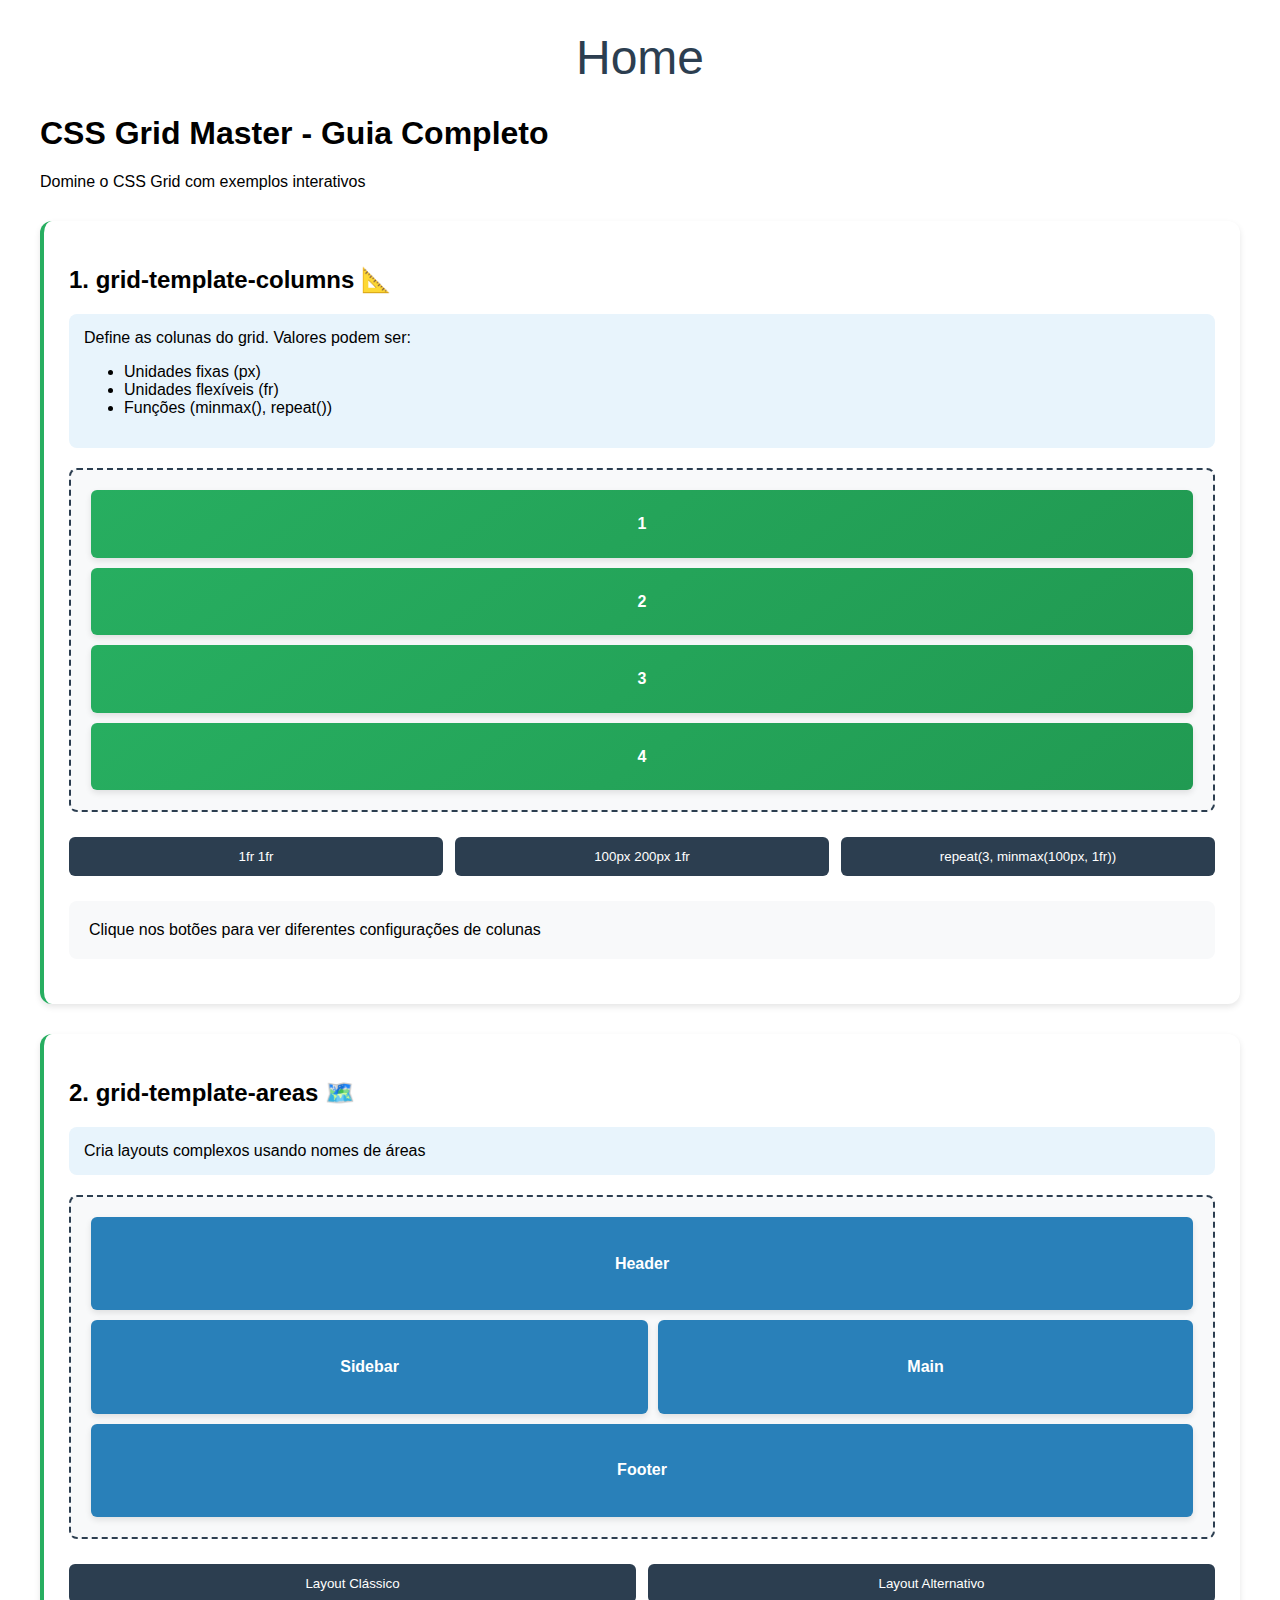
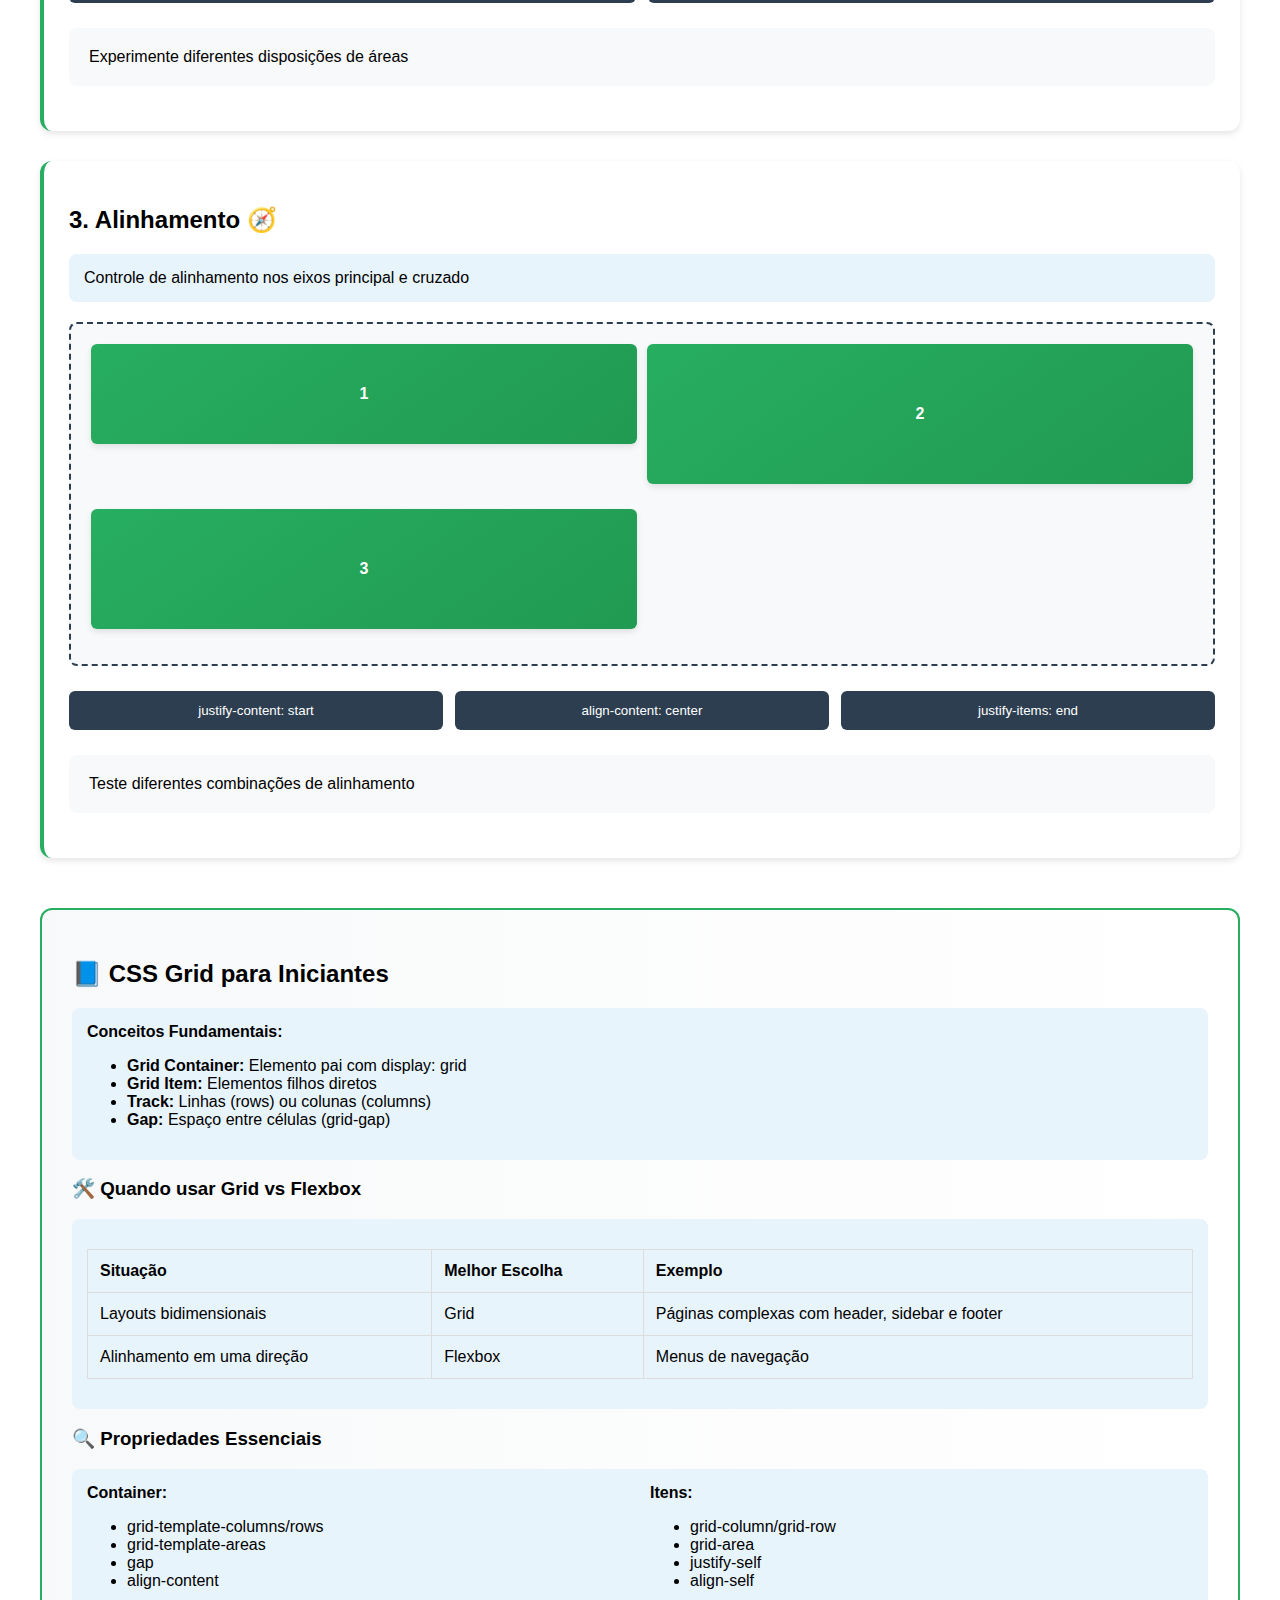
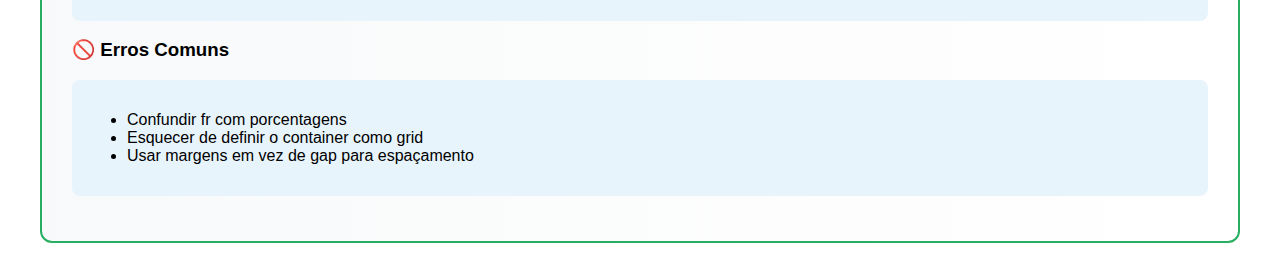
<file: grid/index.html>
<!DOCTYPE html>
<html lang="pt-br">
  <head>
    <meta charset="UTF-8" />
    <title>Grid Master - Guia Completo</title>
    <link rel="stylesheet" href="style.css" />
  </head>
  <body>
    <header>
      <header>
        <nav>
          <a href="/index.html">Home</a>
        </nav>
      </header>
    </header>

    <h1>CSS Grid Master - Guia Completo</h1>
    <p>Domine o CSS Grid com exemplos interativos</p>

    <div class="secao">
      <h2>1. grid-template-columns 📐</h2>
      <div class="dica">
        Define as colunas do grid. Valores podem ser:
        <ul>
          <li>Unidades fixas (px)</li>
          <li>Unidades flexíveis (fr)</li>
          <li>Funções (minmax(), repeat())</li>
        </ul>
      </div>

      <div class="container" id="ex1">
        <div class="item">1</div>
        <div class="item">2</div>
        <div class="item">3</div>
        <div class="item">4</div>
      </div>

      <div class="controles">
        <button
          onclick="aplicaEstiloGrid('ex1', 'gridTemplateColumns', '1fr 1fr', 'Duas colunas flexíveis')"
        >
          1fr 1fr
        </button>
        <button
          onclick="aplicaEstiloGrid('ex1', 'gridTemplateColumns', '100px 200px 1fr', 'Mistura de unidades')"
        >
          100px 200px 1fr
        </button>
        <button
          onclick="aplicaEstiloGrid('ex1', 'gridTemplateColumns', 'repeat(3, minmax(100px, 1fr))', 'Colunas responsivas')"
        >
          repeat(3, minmax(100px, 1fr))
        </button>
      </div>

      <div id="desc-ex1" class="descricao">
        Clique nos botões para ver diferentes configurações de colunas
      </div>
    </div>

    <div class="secao">
      <h2>2. grid-template-areas 🗺️</h2>
      <div class="dica">Cria layouts complexos usando nomes de áreas</div>

      <div class="container grid-area-exemplo" id="ex2">
        <div class="item area" style="grid-area: header">Header</div>
        <div class="item area" style="grid-area: sidebar">Sidebar</div>
        <div class="item area" style="grid-area: main">Main</div>
        <div class="item area" style="grid-area: footer">Footer</div>
      </div>

      <div class="controles">
        <button
          onclick="aplicaEstiloGrid('ex2', 'gridTemplateAreas', `'header header' 'sidebar main' 'footer footer'`, 'Layout tradicional')"
        >
          Layout Clássico
        </button>
        <button
          onclick="aplicaEstiloGrid('ex2', 'gridTemplateAreas', `'sidebar main' 'sidebar footer' 'header header'`, 'Layout Alternativo')"
        >
          Layout Alternativo
        </button>
      </div>

      <div id="desc-ex2" class="descricao">
        Experimente diferentes disposições de áreas
      </div>
    </div>

    <div class="secao">
      <h2>3. Alinhamento 🧭</h2>
      <div class="dica">
        Controle de alinhamento nos eixos principal e cruzado
      </div>

      <div
        class="container"
        id="ex3"
        style="height: 300px; grid-template-columns: 1fr 1fr"
      >
        <div class="item" style="height: 60px">1</div>
        <div class="item" style="height: 100px">2</div>
        <div class="item" style="height: 80px">3</div>
      </div>

      <div class="controles">
        <button
          onclick="aplicaEstiloGrid('ex3', 'justifyContent', 'start', 'Alinhar à esquerda')"
        >
          justify-content: start
        </button>
        <button
          onclick="aplicaEstiloGrid('ex3', 'alignContent', 'center', 'Centralizar verticalmente')"
        >
          align-content: center
        </button>
        <button
          onclick="aplicaEstiloGrid('ex3', 'justifyItems', 'end', 'Alinhar itens à direita')"
        >
          justify-items: end
        </button>
      </div>

      <div id="desc-ex3" class="descricao">
        Teste diferentes combinações de alinhamento
      </div>
    </div>

    <div class="guia-final">
      <h2>📘 CSS Grid para Iniciantes</h2>

      <div class="dica">
        <strong>Conceitos Fundamentais:</strong>
        <ul>
          <li>
            <strong>Grid Container:</strong> Elemento pai com display: grid
          </li>
          <li><strong>Grid Item:</strong> Elementos filhos diretos</li>
          <li><strong>Track:</strong> Linhas (rows) ou colunas (columns)</li>
          <li><strong>Gap:</strong> Espaço entre células (grid-gap)</li>
        </ul>
      </div>

      <h3>🛠️ Quando usar Grid vs Flexbox</h3>
      <div class="dica">
        <table>
          <tr>
            <th>Situação</th>
            <th>Melhor Escolha</th>
            <th>Exemplo</th>
          </tr>
          <tr>
            <td>Layouts bidimensionais</td>
            <td>Grid</td>
            <td>Páginas complexas com header, sidebar e footer</td>
          </tr>
          <tr>
            <td>Alinhamento em uma direção</td>
            <td>Flexbox</td>
            <td>Menus de navegação</td>
          </tr>
        </table>
      </div>

      <h3>🔍 Propriedades Essenciais</h3>
      <div class="dica">
        <div style="display: grid; grid-template-columns: 1fr 1fr; gap: 20px">
          <div>
            <strong>Container:</strong>
            <ul>
              <li>grid-template-columns/rows</li>
              <li>grid-template-areas</li>
              <li>gap</li>
              <li>align-content</li>
            </ul>
          </div>
          <div>
            <strong>Itens:</strong>
            <ul>
              <li>grid-column/grid-row</li>
              <li>grid-area</li>
              <li>justify-self</li>
              <li>align-self</li>
            </ul>
          </div>
        </div>
      </div>

      <h3>🚫 Erros Comuns</h3>
      <div class="dica">
        <ul>
          <li>Confundir fr com porcentagens</li>
          <li>Esquecer de definir o container como grid</li>
          <li>Usar margens em vez de gap para espaçamento</li>
        </ul>
      </div>
    </div>

    <script src="index.js"></script>
  </body>
</html>
</file>
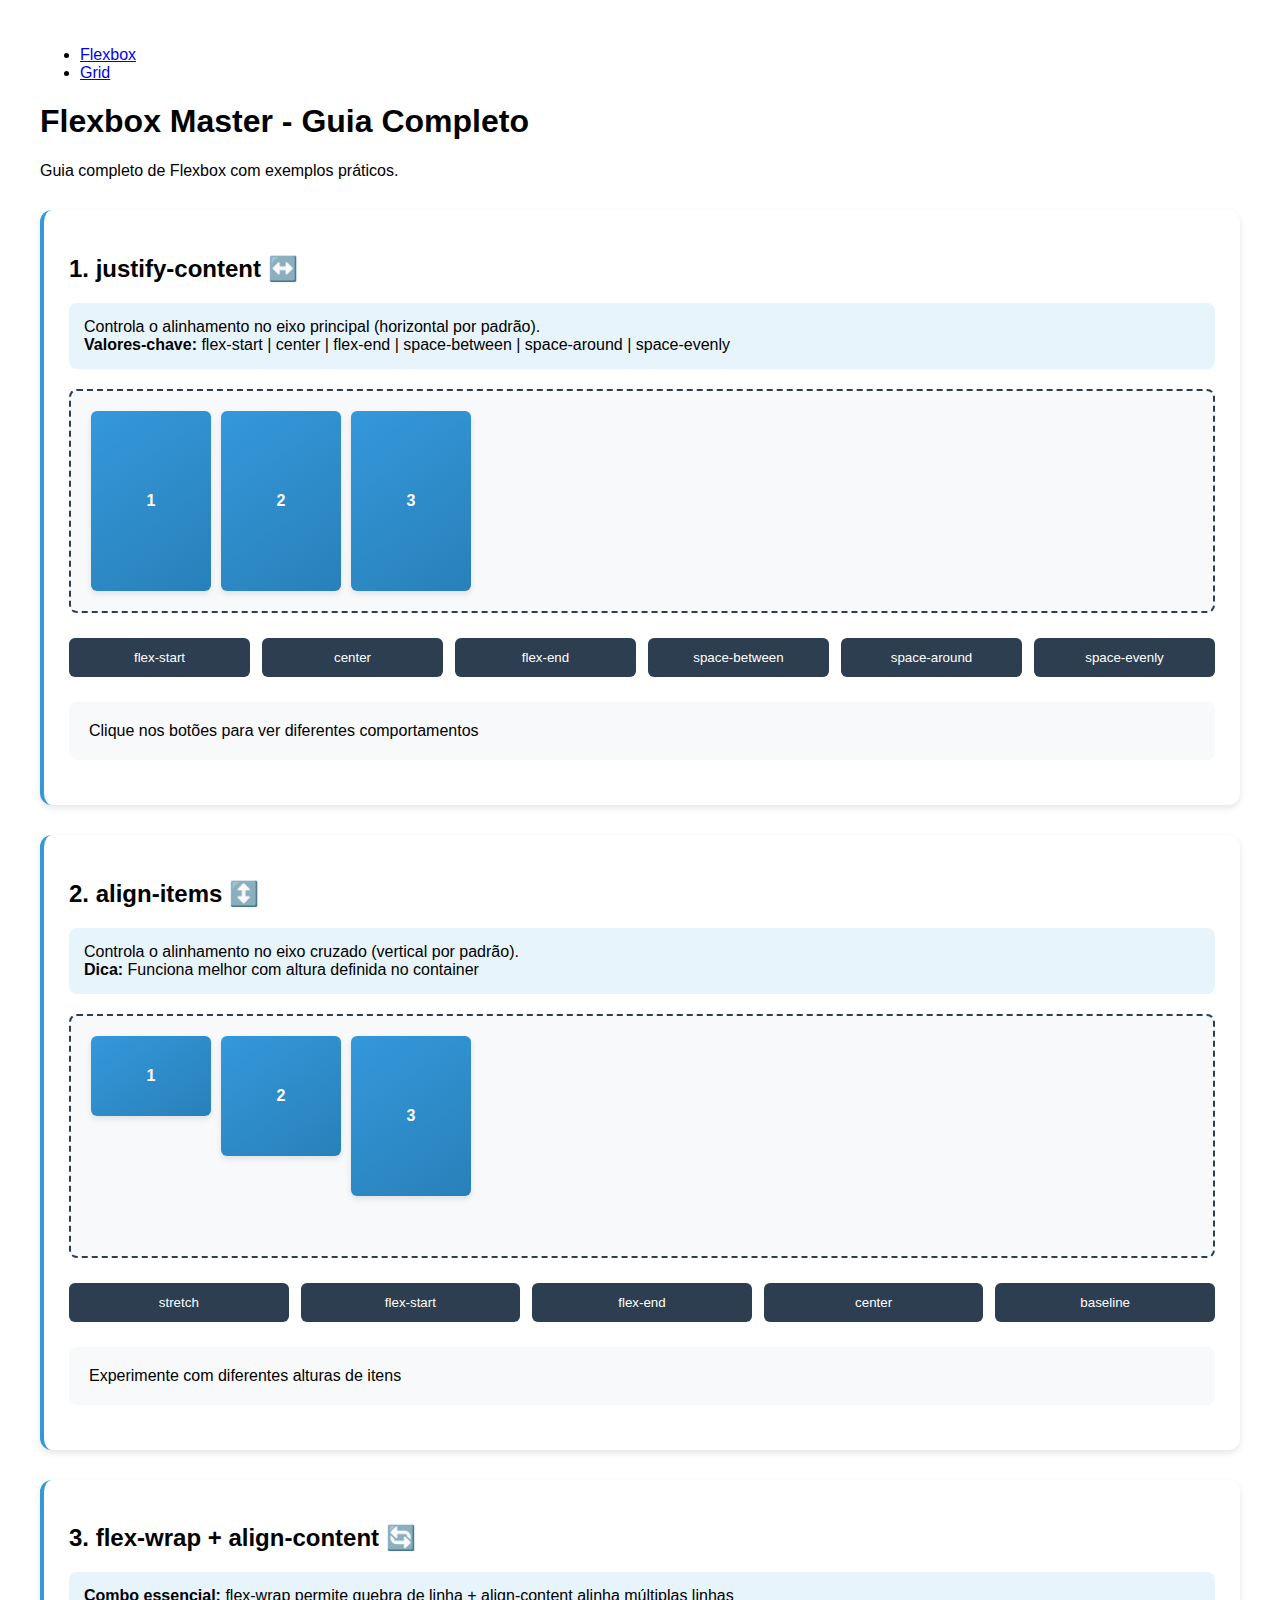
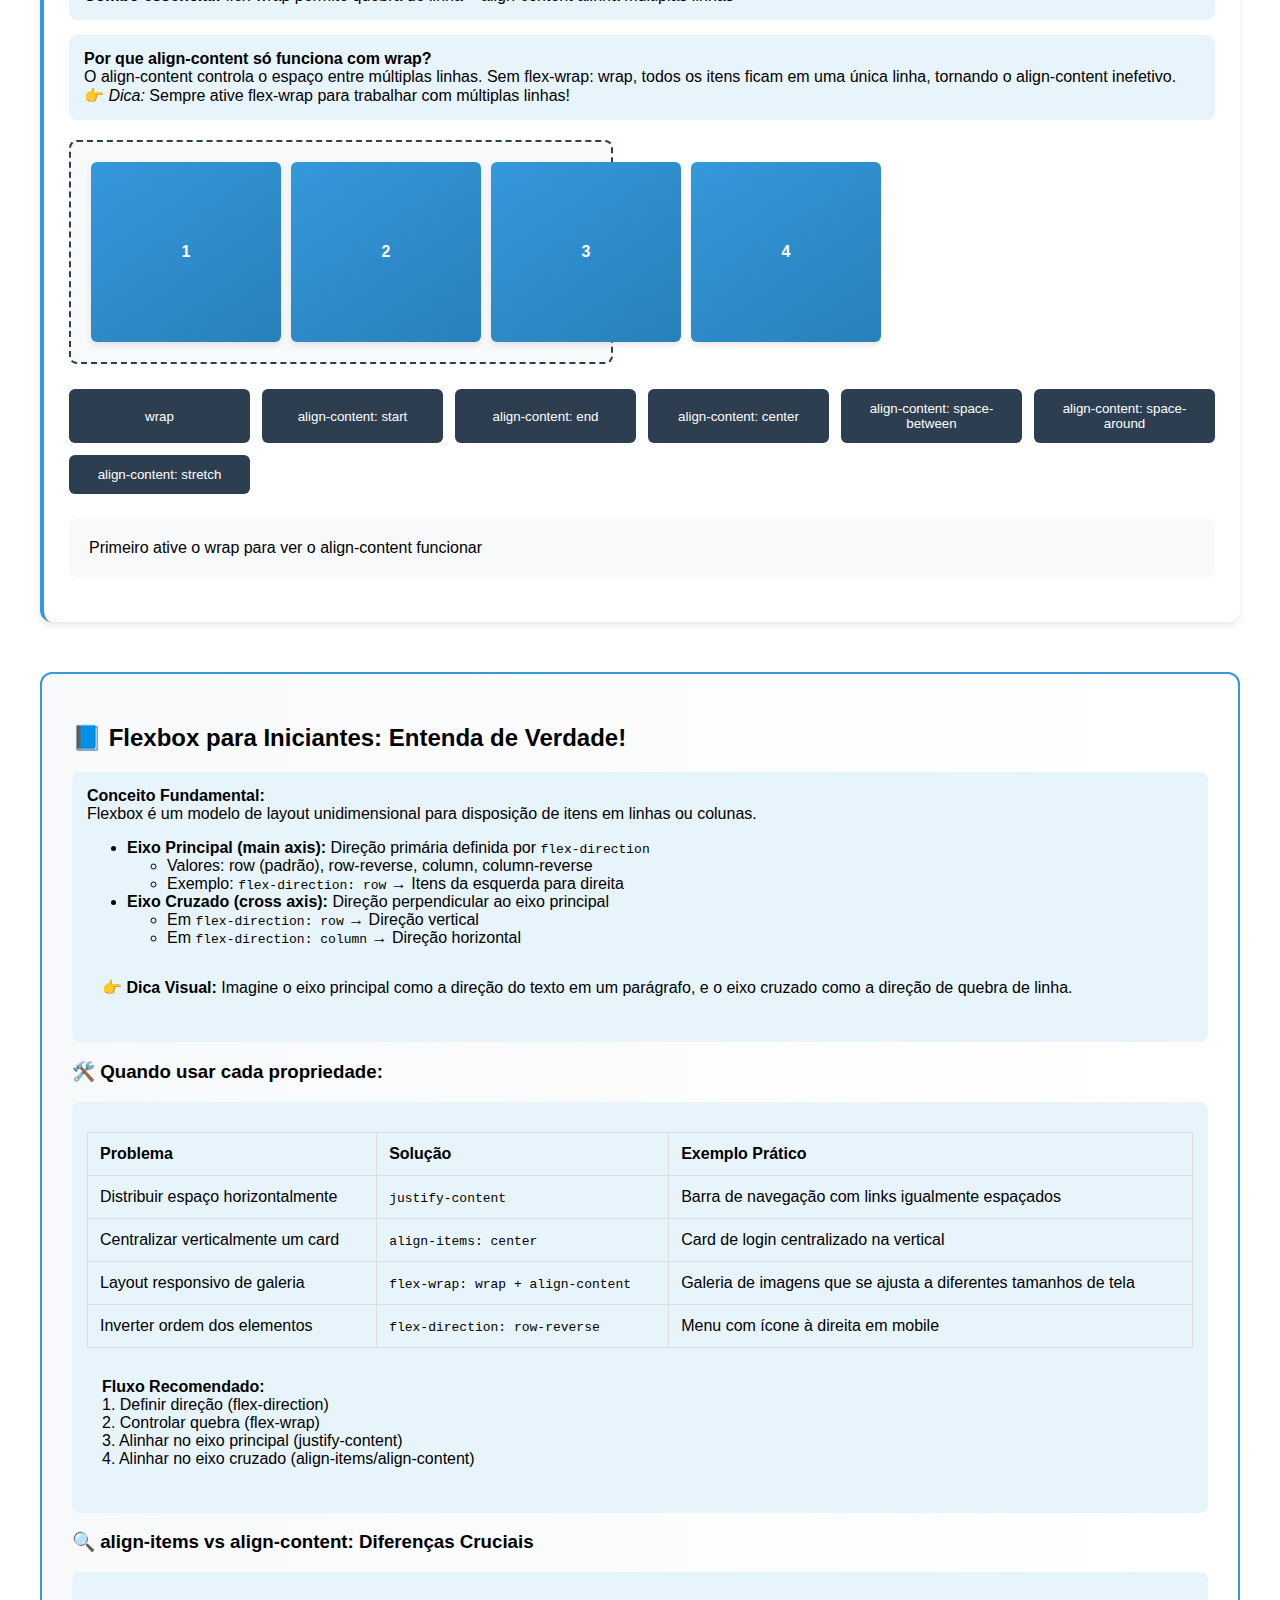
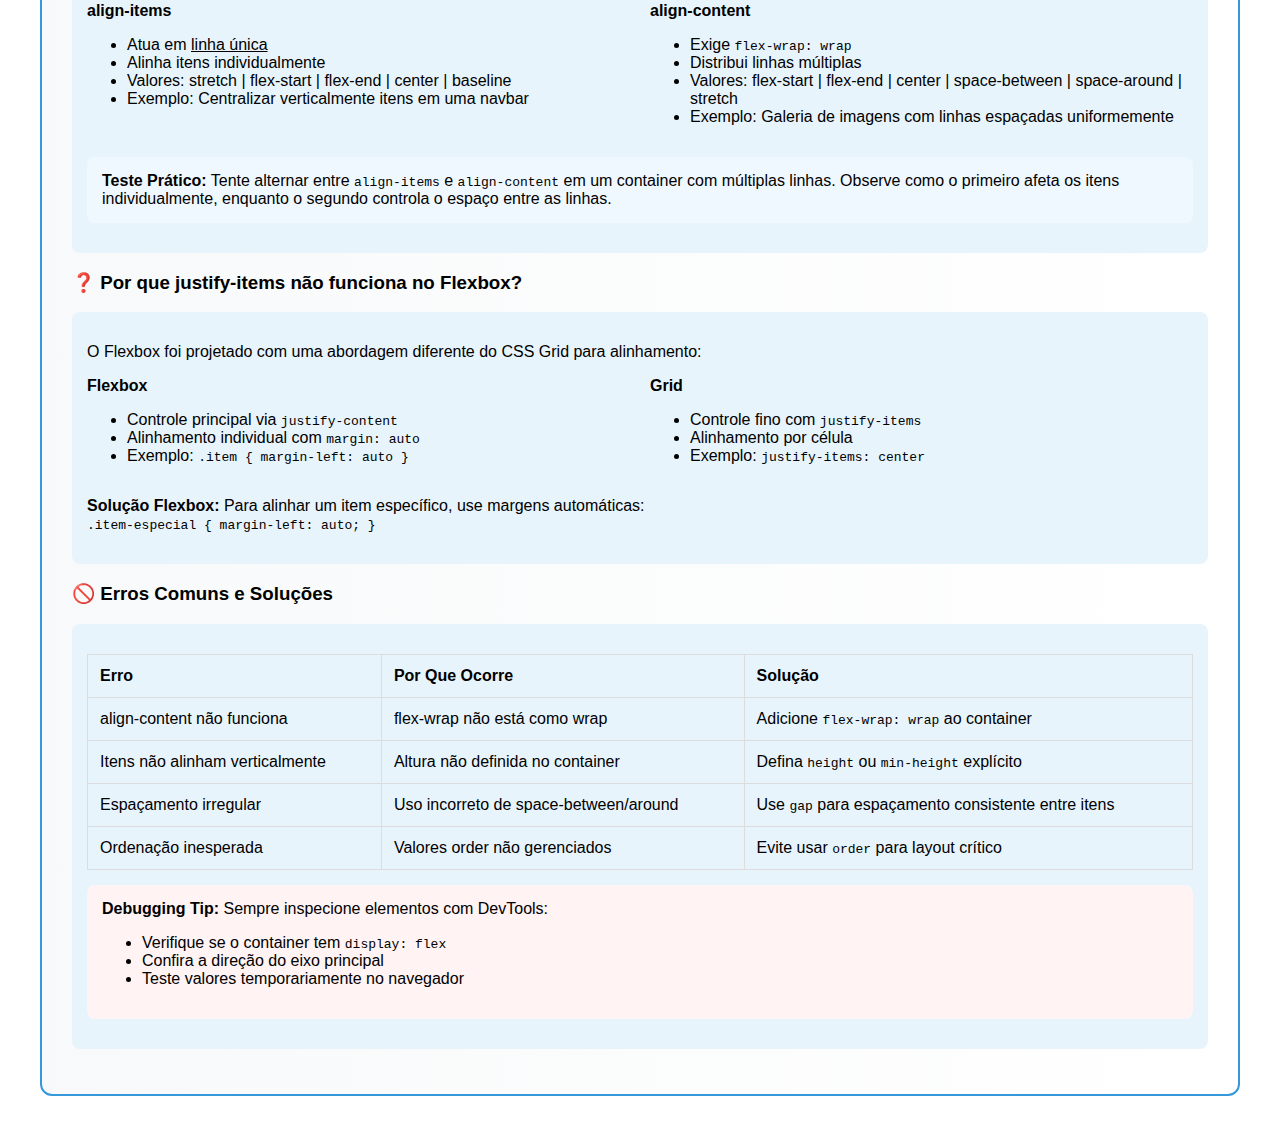
<file: flexbox.html>
<!DOCTYPE html>
<html lang="pt-br">
  <head>
    <meta charset="UTF-8" />
    <title>Flexbox Master - Guia Completo</title>
    <style>
      :root {
        --cor-primaria: #2c3e50;
        --cor-secundaria: #3498db;
        --cor-destaque: #e74c3c;
        --fundo-claro: #f8f9fa;
        --sombra: 0 3px 6px rgba(0, 0, 0, 0.1);
      }

      body {
        max-width: 1200px;
        margin: 0 auto;
        padding: 30px 20px;
        font-family: 'Segoe UI', sans-serif;
      }

      .secao {
        background: white;
        border-radius: 12px;
        box-shadow: var(--sombra);
        padding: 25px;
        margin: 30px 0;
        border-left: 4px solid var(--cor-secundaria);
      }

      .container {
        border: 2px dashed var(--cor-primaria);
        background: var(--fundo-claro);
        border-radius: 8px;
        padding: 20px;
        margin: 20px 0;
        min-height: 180px;
        display: flex;
        gap: 10px;
        transition: all 0.3s ease;
      }

      .item {
        background: linear-gradient(145deg, var(--cor-secundaria), #2980b9);
        color: white;
        padding: 20px;
        border-radius: 6px;
        font-weight: bold;
        box-shadow: var(--sombra);
        min-width: 80px;
        display: flex;
        align-items: center;
        justify-content: center;
      }

      .controles {
        display: grid;
        grid-template-columns: repeat(auto-fit, minmax(180px, 1fr));
        gap: 12px;
        margin: 25px 0;
      }

      button {
        background: var(--cor-primaria);
        color: white;
        border: none;
        padding: 12px 18px;
        border-radius: 6px;
        cursor: pointer;
        transition: all 0.2s ease;
      }

      button:hover {
        transform: translateY(-2px);
        box-shadow: var(--sombra);
      }

      .descricao {
        background: var(--fundo-claro);
        padding: 20px;
        border-radius: 8px;
        margin: 20px 0;
        position: relative;
      }

      .guia-final {
        background: linear-gradient(to right, var(--fundo-claro), white);
        border-radius: 12px;
        padding: 30px;
        margin-top: 50px;
        border: 2px solid var(--cor-secundaria);
      }

      .dica {
        background: #e8f4fc;
        padding: 15px;
        border-radius: 8px;
        margin: 15px 0;
      }

      table {
        width: 100%;
        border-collapse: collapse;
        margin: 15px 0;
      }

      th,
      td {
        padding: 12px;
        border: 1px solid #ddd;
        text-align: left;
      }
    </style>
  </head>
  <body>
    <header>
      <nav>
        <ul>
          <li><a href="flexbox.html">Flexbox</a></li>
          <li><a href="grid.html">Grid</a></li>
        </ul>
      </nav>
    </header>

    <h1>Flexbox Master - Guia Completo</h1>
    <p>Guia completo de Flexbox com exemplos práticos.</p>

    <!-- Exemplo 1: justify-content -->
    <div class="secao">
      <h2>1. justify-content ↔️</h2>
      <div class="dica">
        Controla o alinhamento no eixo principal (horizontal por padrão).<br />
        <strong>Valores-chave:</strong> flex-start | center | flex-end |
        space-between | space-around | space-evenly
      </div>

      <div class="container" id="ex1">
        <div class="item">1</div>
        <div class="item">2</div>
        <div class="item">3</div>
      </div>

      <div class="controles">
        <button
          onclick="aplicaEstilo('ex1', 'justifyContent', 'flex-start', 'Alinhamento inicial no início do container')"
        >
          flex-start
        </button>
        <button
          onclick="aplicaEstilo('ex1', 'justifyContent', 'center', 'Centraliza os itens ao longo do eixo principal')"
        >
          center
        </button>
        <button
          onclick="aplicaEstilo('ex1', 'justifyContent', 'flex-end', 'Alinha os itens no final do container')"
        >
          flex-end
        </button>
        <button
          onclick="aplicaEstilo('ex1', 'justifyContent', 'space-between', 'Distribui espaço igualmente entre os itens')"
        >
          space-between
        </button>
        <button
          onclick="aplicaEstilo('ex1', 'justifyContent', 'space-around', 'Distribui espaço com margens iguais ao redor')"
        >
          space-around
        </button>
        <button
          onclick="aplicaEstilo('ex1', 'justifyContent', 'space-evenly', 'Distribui espaço uniformemente')"
        >
          space-evenly
        </button>
      </div>

      <div id="desc-ex1" class="descricao">
        Clique nos botões para ver diferentes comportamentos
      </div>
    </div>

    <!-- Exemplo 2: align-items -->
    <div class="secao">
      <h2>2. align-items ↕️</h2>
      <div class="dica">
        Controla o alinhamento no eixo cruzado (vertical por padrão).<br />
        <strong>Dica:</strong> Funciona melhor com altura definida no container
      </div>

      <div class="container" id="ex2" style="height: 200px">
        <div class="item" style="height: 40px">1</div>
        <div class="item" style="height: 80px">2</div>
        <div class="item" style="height: 120px">3</div>
      </div>

      <div class="controles">
        <button
          onclick="aplicaEstilo('ex2', 'alignItems', 'stretch', 'Itens esticados para preencher a altura')"
        >
          stretch
        </button>
        <button
          onclick="aplicaEstilo('ex2', 'alignItems', 'flex-start', 'Alinha itens no topo do container')"
        >
          flex-start
        </button>
        <button
          onclick="aplicaEstilo('ex2', 'alignItems', 'flex-end', 'Alinha itens na base do container')"
        >
          flex-end
        </button>
        <button
          onclick="aplicaEstilo('ex2', 'alignItems', 'center', 'Centraliza verticalmente os itens')"
        >
          center
        </button>
        <button
          onclick="aplicaEstilo('ex2', 'alignItems', 'baseline', 'Alinha pela linha base do texto')"
        >
          baseline
        </button>
      </div>

      <div id="desc-ex2" class="descricao">
        Experimente com diferentes alturas de itens
      </div>
    </div>

    <!-- Exemplo 3: flex-wrap + align-content -->
    <div class="secao">
      <h2>3. flex-wrap + align-content 🔄</h2>
      <div class="dica">
        <strong>Combo essencial:</strong> flex-wrap permite quebra de linha +
        align-content alinha múltiplas linhas
      </div>

      <div class="dica">
        <strong>Por que align-content só funciona com wrap?</strong><br />
        O align-content controla o espaço entre múltiplas linhas. Sem flex-wrap:
        wrap, todos os itens ficam em uma única linha, tornando o align-content
        inefetivo.<br />
        👉 <em>Dica:</em> Sempre ative flex-wrap para trabalhar com múltiplas
        linhas!
      </div>

      <div class="container" id="ex3" style="width: 500px; flex-wrap: nowrap">
        <div class="item" style="min-width: 150px">1</div>
        <div class="item" style="min-width: 150px">2</div>
        <div class="item" style="min-width: 150px">3</div>
        <div class="item" style="min-width: 150px">4</div>
      </div>

      <div class="controles">
        <button
          onclick="aplicaEstilo('ex3', 'flexWrap', 'wrap', 'Permite que os itens quebrem para novas linhas')"
        >
          wrap
        </button>
        <button
          onclick="aplicaEstilo('ex3', 'alignContent', 'flex-start', 'Agrupa linhas no início do container')"
        >
          align-content: start
        </button>
        <button
          onclick="aplicaEstilo('ex3', 'alignContent', 'flex-end', 'Agrupa linhas no final do container')"
        >
          align-content: end
        </button>
        <button
          onclick="aplicaEstilo('ex3', 'alignContent', 'center', 'Centraliza o bloco de linhas')"
        >
          align-content: center
        </button>
        <button
          onclick="aplicaEstilo('ex3', 'alignContent', 'space-between', 'Distribui espaço entre as linhas')"
        >
          align-content: space-between
        </button>
        <button
          onclick="aplicaEstilo('ex3', 'alignContent', 'space-around', 'Distribui espaço ao redor das linhas')"
        >
          align-content: space-around
        </button>
        <button
          onclick="aplicaEstilo('ex3', 'alignContent', 'stretch', 'Linhas esticadas para preencher o espaço')"
        >
          align-content: stretch
        </button>
      </div>

      <div id="desc-ex3" class="descricao">
        Primeiro ative o wrap para ver o align-content funcionar
      </div>
    </div>

    <div class="guia-final">
      <h2>📘 Flexbox para Iniciantes: Entenda de Verdade!</h2>

      <div class="dica">
        <strong>Conceito Fundamental:</strong><br />
        Flexbox é um modelo de layout unidimensional para disposição de itens em
        linhas ou colunas.
        <ul>
          <li>
            <strong>Eixo Principal (main axis):</strong>
            Direção primária definida por <code>flex-direction</code>
            <ul>
              <li>
                Valores: row (padrão), row-reverse, column, column-reverse
              </li>
              <li>
                Exemplo: <code>flex-direction: row</code> → Itens da esquerda
                para direita
              </li>
            </ul>
          </li>
          <li>
            <strong>Eixo Cruzado (cross axis):</strong>
            Direção perpendicular ao eixo principal
            <ul>
              <li>Em <code>flex-direction: row</code> → Direção vertical</li>
              <li>
                Em <code>flex-direction: column</code> → Direção horizontal
              </li>
            </ul>
          </li>
        </ul>
        <div class="dica" style="margin-top: 10px">
          <strong>👉 Dica Visual:</strong> Imagine o eixo principal como a
          direção do texto em um parágrafo, e o eixo cruzado como a direção de
          quebra de linha.
        </div>
      </div>

      <h3>🛠️ Quando usar cada propriedade:</h3>
      <div class="dica">
        <table>
          <tr>
            <th>Problema</th>
            <th>Solução</th>
            <th>Exemplo Prático</th>
          </tr>
          <tr>
            <td>Distribuir espaço horizontalmente</td>
            <td><code>justify-content</code></td>
            <td>Barra de navegação com links igualmente espaçados</td>
          </tr>
          <tr>
            <td>Centralizar verticalmente um card</td>
            <td><code>align-items: center</code></td>
            <td>Card de login centralizado na vertical</td>
          </tr>
          <tr>
            <td>Layout responsivo de galeria</td>
            <td><code>flex-wrap: wrap + align-content</code></td>
            <td>
              Galeria de imagens que se ajusta a diferentes tamanhos de tela
            </td>
          </tr>
          <tr>
            <td>Inverter ordem dos elementos</td>
            <td><code>flex-direction: row-reverse</code></td>
            <td>Menu com ícone à direita em mobile</td>
          </tr>
        </table>

        <div class="dica" style="margin-top: 15px">
          <strong>Fluxo Recomendado:</strong><br />
          1. Definir direção (flex-direction)<br />
          2. Controlar quebra (flex-wrap)<br />
          3. Alinhar no eixo principal (justify-content)<br />
          4. Alinhar no eixo cruzado (align-items/align-content)
        </div>
      </div>

      <h3>🔍 align-items vs align-content: Diferenças Cruciais</h3>
      <div class="dica">
        <div
          style="
            display: grid;
            grid-template-columns: 1fr 1fr;
            gap: 20px;
            margin: 15px 0;
          "
        >
          <div>
            <strong>align-items</strong>
            <ul>
              <li>Atua em <u>linha única</u></li>
              <li>Alinha itens individualmente</li>
              <li>
                Valores: stretch | flex-start | flex-end | center | baseline
              </li>
              <li>Exemplo: Centralizar verticalmente itens em uma navbar</li>
            </ul>
          </div>
          <div>
            <strong>align-content</strong>
            <ul>
              <li>Exige <code>flex-wrap: wrap</code></li>
              <li>Distribui linhas múltiplas</li>
              <li>
                Valores: flex-start | flex-end | center | space-between |
                space-around | stretch
              </li>
              <li>
                Exemplo: Galeria de imagens com linhas espaçadas uniformemente
              </li>
            </ul>
          </div>
        </div>

        <div class="dica" style="background: #f0f8ff">
          <strong>Teste Prático:</strong> Tente alternar entre
          <code>align-items</code> e <code>align-content</code>
          em um container com múltiplas linhas. Observe como o primeiro afeta os
          itens individualmente, enquanto o segundo controla o espaço entre as
          linhas.
        </div>
      </div>

      <h3>❓ Por que justify-items não funciona no Flexbox?</h3>
      <div class="dica">
        <p>
          O Flexbox foi projetado com uma abordagem diferente do CSS Grid para
          alinhamento:
        </p>
        <div
          style="
            display: grid;
            grid-template-columns: 1fr 1fr;
            gap: 20px;
            margin: 15px 0;
          "
        >
          <div>
            <strong>Flexbox</strong>
            <ul>
              <li>Controle principal via <code>justify-content</code></li>
              <li>Alinhamento individual com <code>margin: auto</code></li>
              <li>Exemplo: <code>.item { margin-left: auto }</code></li>
            </ul>
          </div>
          <div>
            <strong>Grid</strong>
            <ul>
              <li>Controle fino com <code>justify-items</code></li>
              <li>Alinhamento por célula</li>
              <li>Exemplo: <code>justify-items: center</code></li>
            </ul>
          </div>
        </div>
        <p>
          <strong>Solução Flexbox:</strong> Para alinhar um item específico, use
          margens automáticas:<br />
          <code>.item-especial { margin-left: auto; }</code>
        </p>
      </div>

      <h3>🚫 Erros Comuns e Soluções</h3>
      <div class="dica">
        <table>
          <tr>
            <th>Erro</th>
            <th>Por Que Ocorre</th>
            <th>Solução</th>
          </tr>
          <tr>
            <td>align-content não funciona</td>
            <td>flex-wrap não está como wrap</td>
            <td>Adicione <code>flex-wrap: wrap</code> ao container</td>
          </tr>
          <tr>
            <td>Itens não alinham verticalmente</td>
            <td>Altura não definida no container</td>
            <td>
              Defina <code>height</code> ou <code>min-height</code> explícito
            </td>
          </tr>
          <tr>
            <td>Espaçamento irregular</td>
            <td>Uso incorreto de space-between/around</td>
            <td>
              Use <code>gap</code> para espaçamento consistente entre itens
            </td>
          </tr>
          <tr>
            <td>Ordenação inesperada</td>
            <td>Valores order não gerenciados</td>
            <td>Evite usar <code>order</code> para layout crítico</td>
          </tr>
        </table>

        <div class="dica" style="margin-top: 15px; background: #fff3f3">
          <strong>Debugging Tip:</strong> Sempre inspecione elementos com
          DevTools:
          <ul>
            <li>Verifique se o container tem <code>display: flex</code></li>
            <li>Confira a direção do eixo principal</li>
            <li>Teste valores temporariamente no navegador</li>
          </ul>
        </div>
      </div>
    </div>

    <script>
      function aplicaEstilo(containerId, propriedade, valor, descricao) {
        const container = document.getElementById(containerId);
        const descElement = document.getElementById(`desc-${containerId}`);

        // Validação para align-content
        if (
          propriedade === 'alignContent' &&
          container.style.flexWrap !== 'wrap'
        ) {
          alert('⚠️ Ative primeiro o flex-wrap: wrap!');
          return;
        }

        // Aplica o estilo
        container.style[propriedade] = valor;

        // Atualiza descrição
        if (descricao) {
          descElement.innerHTML = `
                <strong>${propriedade
                  .replace(/([A-Z])/g, ' $1')
                  .toUpperCase()}: ${valor}</strong><br>
                ${descricao}
            `;
        }

        // Reset para combinações inválidas
        if (propriedade === 'flexWrap' && valor === 'nowrap') {
          container.style.alignContent = 'stretch';
        }
      }
    </script>
  </body>
</html>
</file>
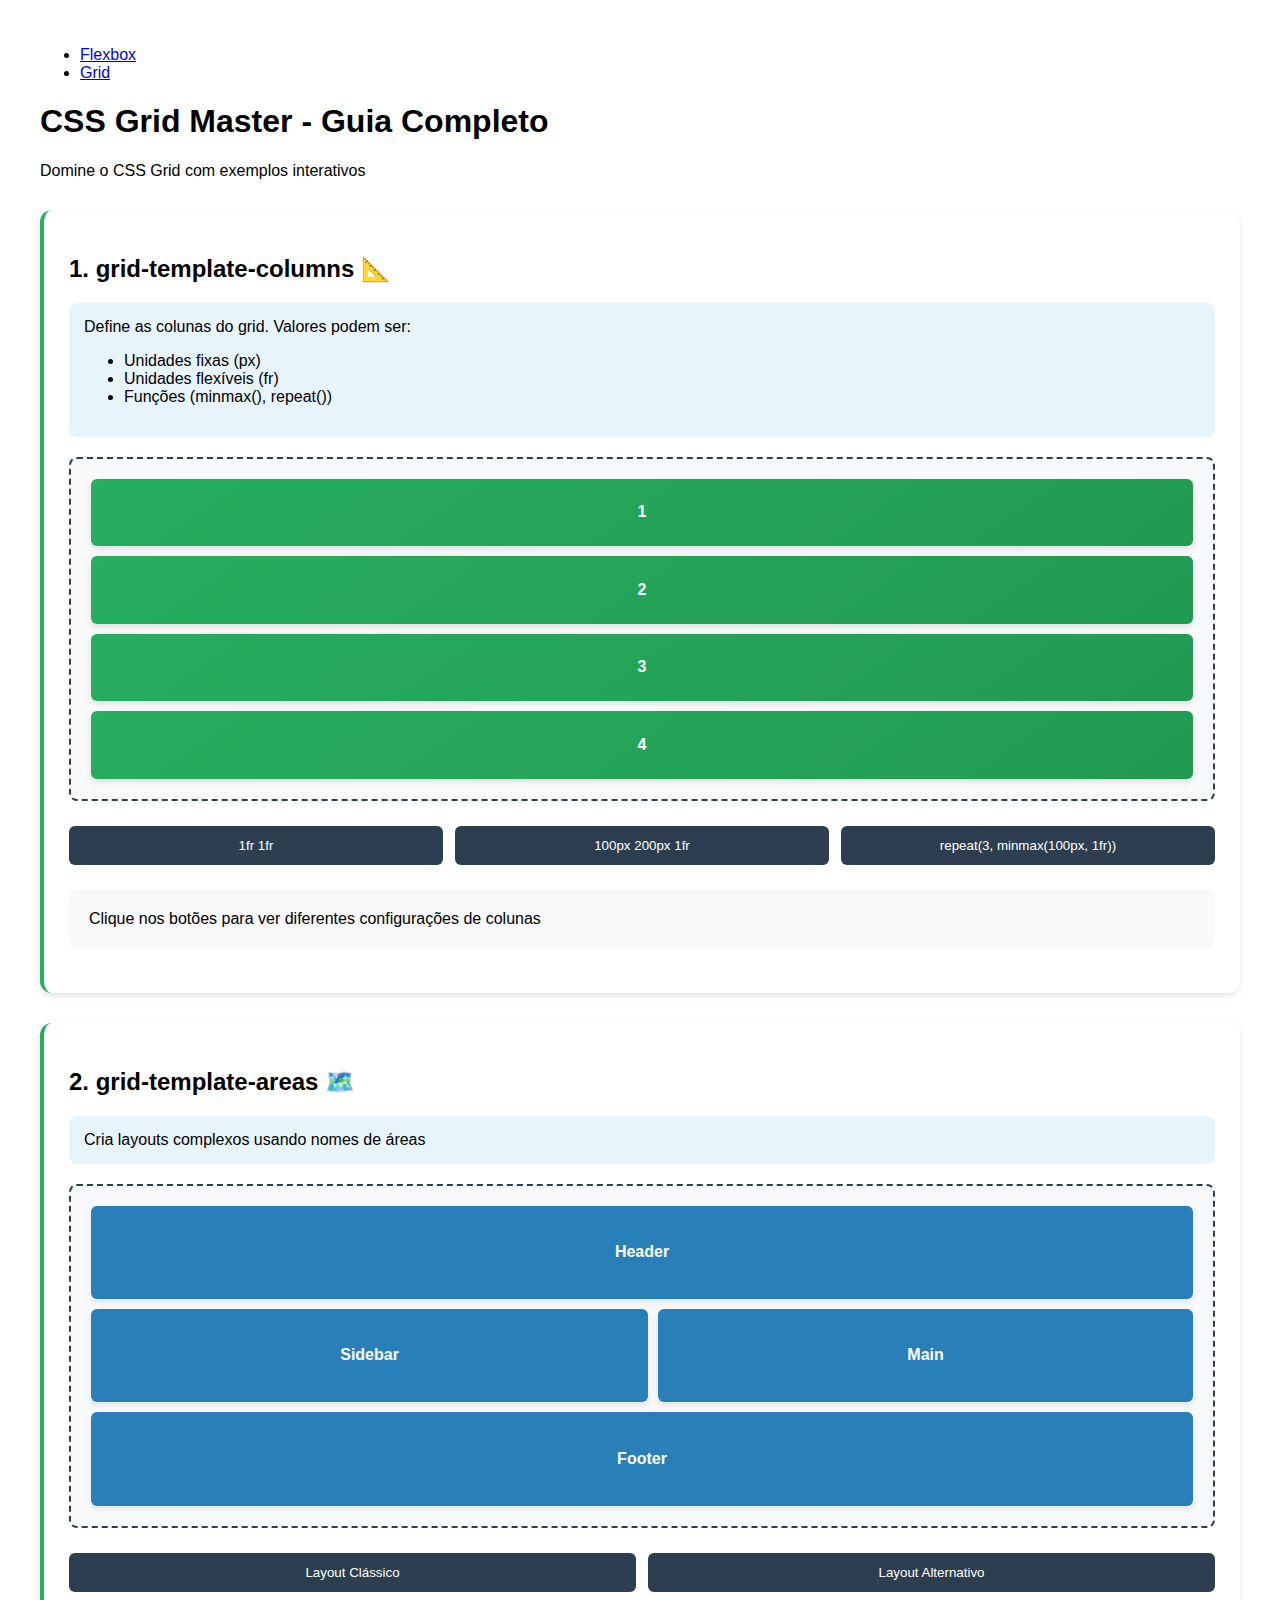
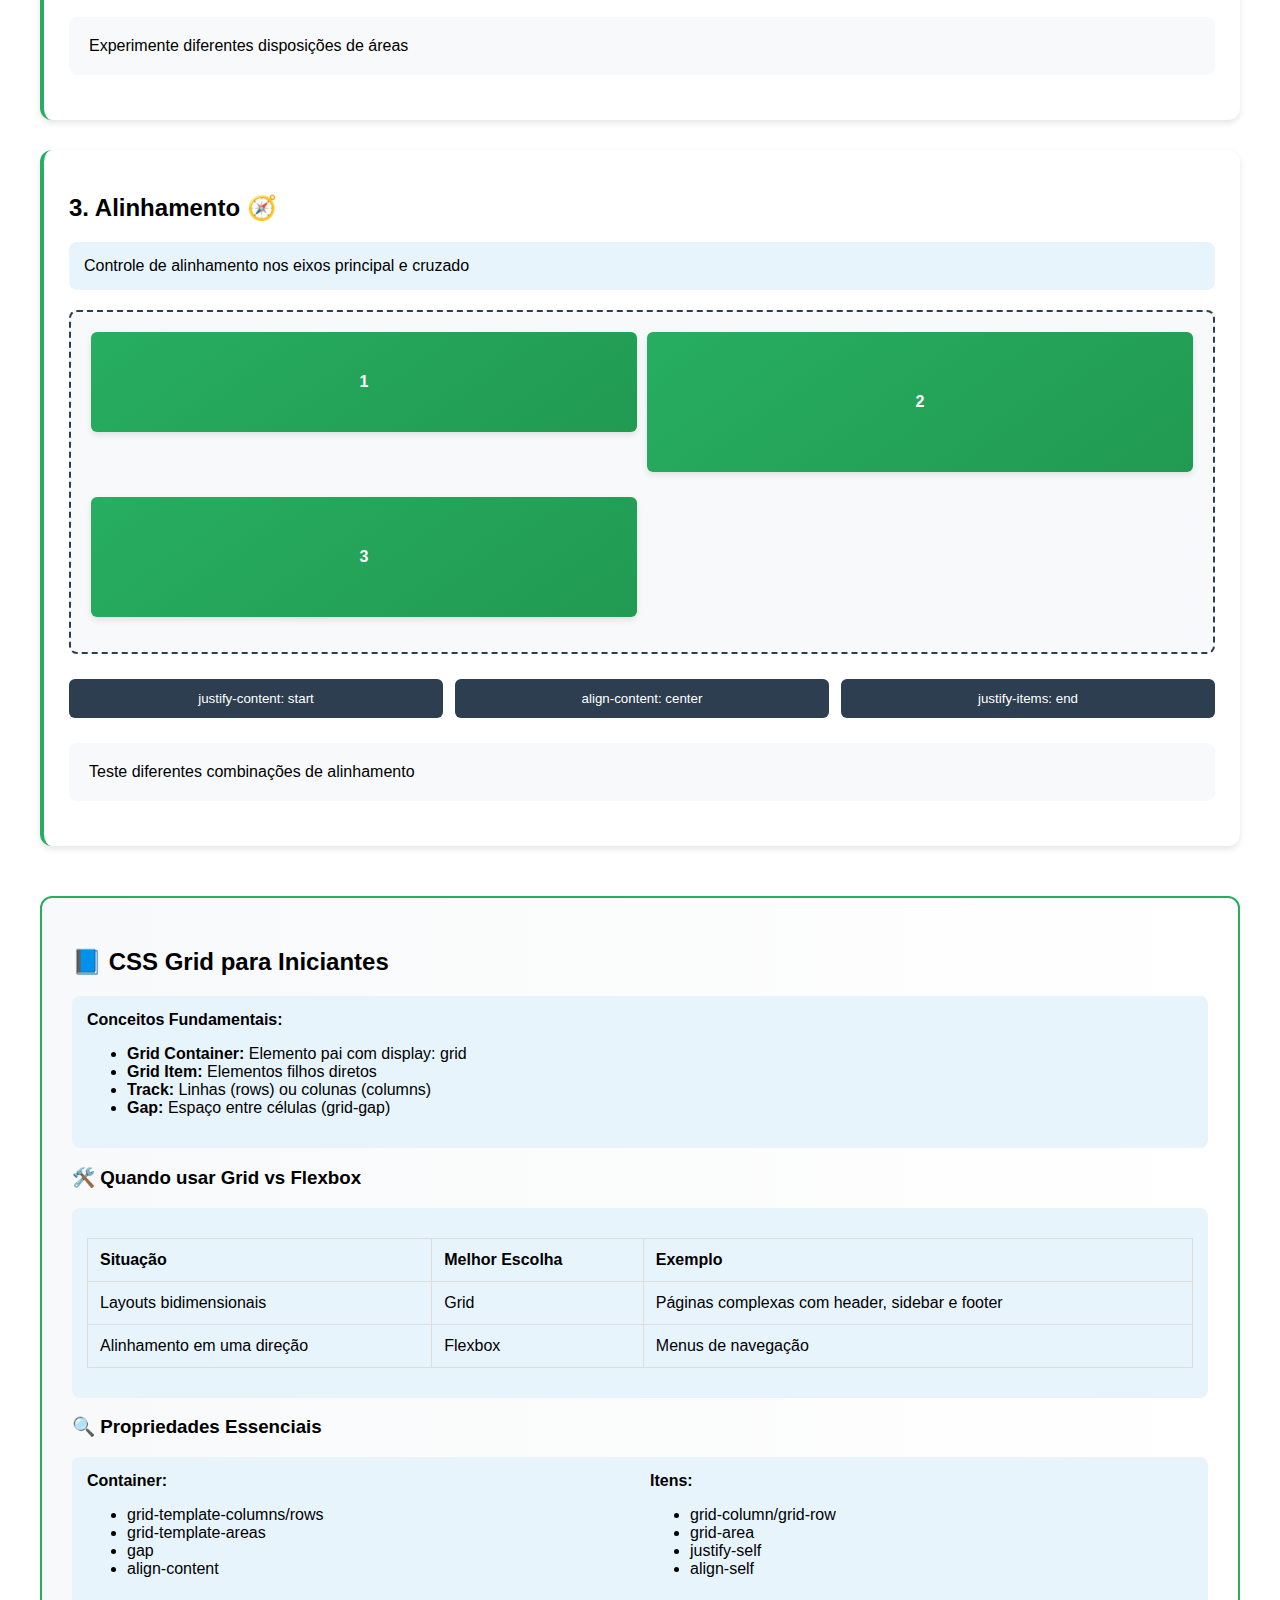
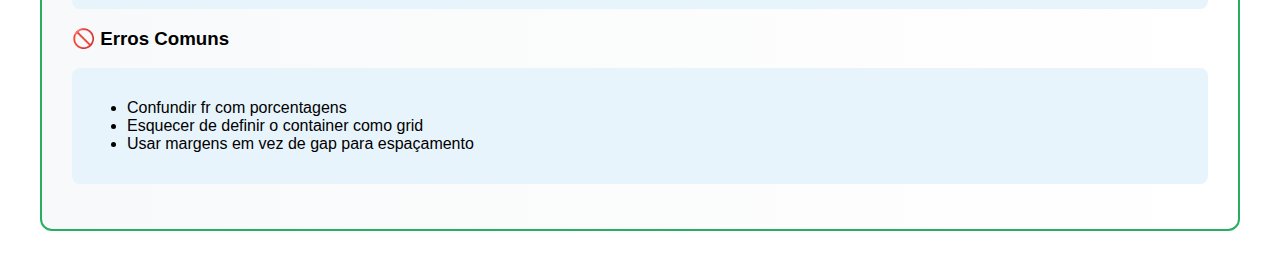
<file: grid.html>
<!DOCTYPE html>
<html lang="pt-br">
  <head>
    <meta charset="UTF-8" />
    <title>Grid Master - Guia Completo</title>
    <style>
      :root {
        --cor-primaria: #2c3e50;
        --cor-secundaria: #27ae60;
        --cor-destaque: #e74c3c;
        --fundo-claro: #f8f9fa;
        --sombra: 0 3px 6px rgba(0, 0, 0, 0.1);
      }

      body {
        max-width: 1200px;
        margin: 0 auto;
        padding: 30px 20px;
        font-family: 'Segoe UI', sans-serif;
      }

      .secao {
        background: white;
        border-radius: 12px;
        box-shadow: var(--sombra);
        padding: 25px;
        margin: 30px 0;
        border-left: 4px solid var(--cor-secundaria);
      }

      .container {
        border: 2px dashed var(--cor-primaria);
        background: var(--fundo-claro);
        border-radius: 8px;
        padding: 20px;
        margin: 20px 0;
        min-height: 300px;
        display: grid;
        gap: 10px;
        transition: all 0.3s ease;
      }

      .item {
        background: linear-gradient(145deg, var(--cor-secundaria), #219a52);
        color: white;
        padding: 20px;
        border-radius: 6px;
        font-weight: bold;
        box-shadow: var(--sombra);
        display: flex;
        align-items: center;
        justify-content: center;
      }

      .controles {
        display: grid;
        grid-template-columns: repeat(auto-fit, minmax(180px, 1fr));
        gap: 12px;
        margin: 25px 0;
      }

      button {
        background: var(--cor-primaria);
        color: white;
        border: none;
        padding: 12px 18px;
        border-radius: 6px;
        cursor: pointer;
        transition: all 0.2s ease;
      }

      button:hover {
        transform: translateY(-2px);
        box-shadow: var(--sombra);
      }

      .descricao {
        background: var(--fundo-claro);
        padding: 20px;
        border-radius: 8px;
        margin: 20px 0;
      }

      .guia-final {
        background: linear-gradient(to right, var(--fundo-claro), white);
        border-radius: 12px;
        padding: 30px;
        margin-top: 50px;
        border: 2px solid var(--cor-secundaria);
      }

      .dica {
        background: #e8f4fc;
        padding: 15px;
        border-radius: 8px;
        margin: 15px 0;
      }

      table {
        width: 100%;
        border-collapse: collapse;
        margin: 15px 0;
      }

      th,
      td {
        padding: 12px;
        border: 1px solid #ddd;
        text-align: left;
      }

      .grid-area-exemplo {
        grid-template-areas:
          'header header'
          'sidebar main'
          'footer footer';
      }

      .area {
        background: #2980b9 !important;
      }
    </style>
  </head>
  <body>
    <header>
      <nav>
        <ul>
          <li><a href="flexbox.html">Flexbox</a></li>
          <li><a href="grid.html">Grid</a></li>
        </ul>
      </nav>
    </header>

    <h1>CSS Grid Master - Guia Completo</h1>
    <p>Domine o CSS Grid com exemplos interativos</p>

    <!-- Exemplo 1: grid-template-columns -->
    <div class="secao">
      <h2>1. grid-template-columns 📐</h2>
      <div class="dica">
        Define as colunas do grid. Valores podem ser:
        <ul>
          <li>Unidades fixas (px)</li>
          <li>Unidades flexíveis (fr)</li>
          <li>Funções (minmax(), repeat())</li>
        </ul>
      </div>

      <div class="container" id="ex1">
        <div class="item">1</div>
        <div class="item">2</div>
        <div class="item">3</div>
        <div class="item">4</div>
      </div>

      <div class="controles">
        <button
          onclick="aplicaEstiloGrid('ex1', 'gridTemplateColumns', '1fr 1fr', 'Duas colunas flexíveis')"
        >
          1fr 1fr
        </button>
        <button
          onclick="aplicaEstiloGrid('ex1', 'gridTemplateColumns', '100px 200px 1fr', 'Mistura de unidades')"
        >
          100px 200px 1fr
        </button>
        <button
          onclick="aplicaEstiloGrid('ex1', 'gridTemplateColumns', 'repeat(3, minmax(100px, 1fr))', 'Colunas responsivas')"
        >
          repeat(3, minmax(100px, 1fr))
        </button>
      </div>

      <div id="desc-ex1" class="descricao">
        Clique nos botões para ver diferentes configurações de colunas
      </div>
    </div>

    <!-- Exemplo 2: grid-template-areas -->
    <div class="secao">
      <h2>2. grid-template-areas 🗺️</h2>
      <div class="dica">Cria layouts complexos usando nomes de áreas</div>

      <div class="container grid-area-exemplo" id="ex2">
        <div class="item area" style="grid-area: header">Header</div>
        <div class="item area" style="grid-area: sidebar">Sidebar</div>
        <div class="item area" style="grid-area: main">Main</div>
        <div class="item area" style="grid-area: footer">Footer</div>
      </div>

      <div class="controles">
        <button
          onclick="aplicaEstiloGrid('ex2', 'gridTemplateAreas', `'header header' 'sidebar main' 'footer footer'`, 'Layout tradicional')"
        >
          Layout Clássico
        </button>
        <button
          onclick="aplicaEstiloGrid('ex2', 'gridTemplateAreas', `'sidebar main' 'sidebar footer' 'header header'`, 'Layout Alternativo')"
        >
          Layout Alternativo
        </button>
      </div>

      <div id="desc-ex2" class="descricao">
        Experimente diferentes disposições de áreas
      </div>
    </div>

    <!-- Exemplo 3: Alinhamento -->
    <div class="secao">
      <h2>3. Alinhamento 🧭</h2>
      <div class="dica">
        Controle de alinhamento nos eixos principal e cruzado
      </div>

      <div
        class="container"
        id="ex3"
        style="height: 300px; grid-template-columns: 1fr 1fr"
      >
        <div class="item" style="height: 60px">1</div>
        <div class="item" style="height: 100px">2</div>
        <div class="item" style="height: 80px">3</div>
      </div>

      <div class="controles">
        <button
          onclick="aplicaEstiloGrid('ex3', 'justifyContent', 'start', 'Alinhar à esquerda')"
        >
          justify-content: start
        </button>
        <button
          onclick="aplicaEstiloGrid('ex3', 'alignContent', 'center', 'Centralizar verticalmente')"
        >
          align-content: center
        </button>
        <button
          onclick="aplicaEstiloGrid('ex3', 'justifyItems', 'end', 'Alinhar itens à direita')"
        >
          justify-items: end
        </button>
      </div>

      <div id="desc-ex3" class="descricao">
        Teste diferentes combinações de alinhamento
      </div>
    </div>

    <!-- Guia Final -->
    <div class="guia-final">
      <h2>📘 CSS Grid para Iniciantes</h2>

      <div class="dica">
        <strong>Conceitos Fundamentais:</strong>
        <ul>
          <li>
            <strong>Grid Container:</strong> Elemento pai com display: grid
          </li>
          <li><strong>Grid Item:</strong> Elementos filhos diretos</li>
          <li><strong>Track:</strong> Linhas (rows) ou colunas (columns)</li>
          <li><strong>Gap:</strong> Espaço entre células (grid-gap)</li>
        </ul>
      </div>

      <h3>🛠️ Quando usar Grid vs Flexbox</h3>
      <div class="dica">
        <table>
          <tr>
            <th>Situação</th>
            <th>Melhor Escolha</th>
            <th>Exemplo</th>
          </tr>
          <tr>
            <td>Layouts bidimensionais</td>
            <td>Grid</td>
            <td>Páginas complexas com header, sidebar e footer</td>
          </tr>
          <tr>
            <td>Alinhamento em uma direção</td>
            <td>Flexbox</td>
            <td>Menus de navegação</td>
          </tr>
        </table>
      </div>

      <h3>🔍 Propriedades Essenciais</h3>
      <div class="dica">
        <div style="display: grid; grid-template-columns: 1fr 1fr; gap: 20px">
          <div>
            <strong>Container:</strong>
            <ul>
              <li>grid-template-columns/rows</li>
              <li>grid-template-areas</li>
              <li>gap</li>
              <li>align-content</li>
            </ul>
          </div>
          <div>
            <strong>Itens:</strong>
            <ul>
              <li>grid-column/grid-row</li>
              <li>grid-area</li>
              <li>justify-self</li>
              <li>align-self</li>
            </ul>
          </div>
        </div>
      </div>

      <h3>🚫 Erros Comuns</h3>
      <div class="dica">
        <ul>
          <li>Confundir fr com porcentagens</li>
          <li>Esquecer de definir o container como grid</li>
          <li>Usar margens em vez de gap para espaçamento</li>
        </ul>
      </div>
    </div>

    <script>
      function aplicaEstiloGrid(containerId, propriedade, valor, descricao) {
        const container = document.getElementById(containerId);
        const descElement = document.getElementById(`desc-${containerId}`);

        // Converter valores string para notação correta
        if (propriedade === 'gridTemplateAreas') {
          valor = valor.replace(/'/g, '"');
        }

        container.style[propriedade] = valor;

        if (descricao) {
          descElement.innerHTML = `
                    <strong>${propriedade}: ${valor}</strong><br>
                    ${descricao}
                `;
        }
      }
    </script>
  </body>
</html>
</file>
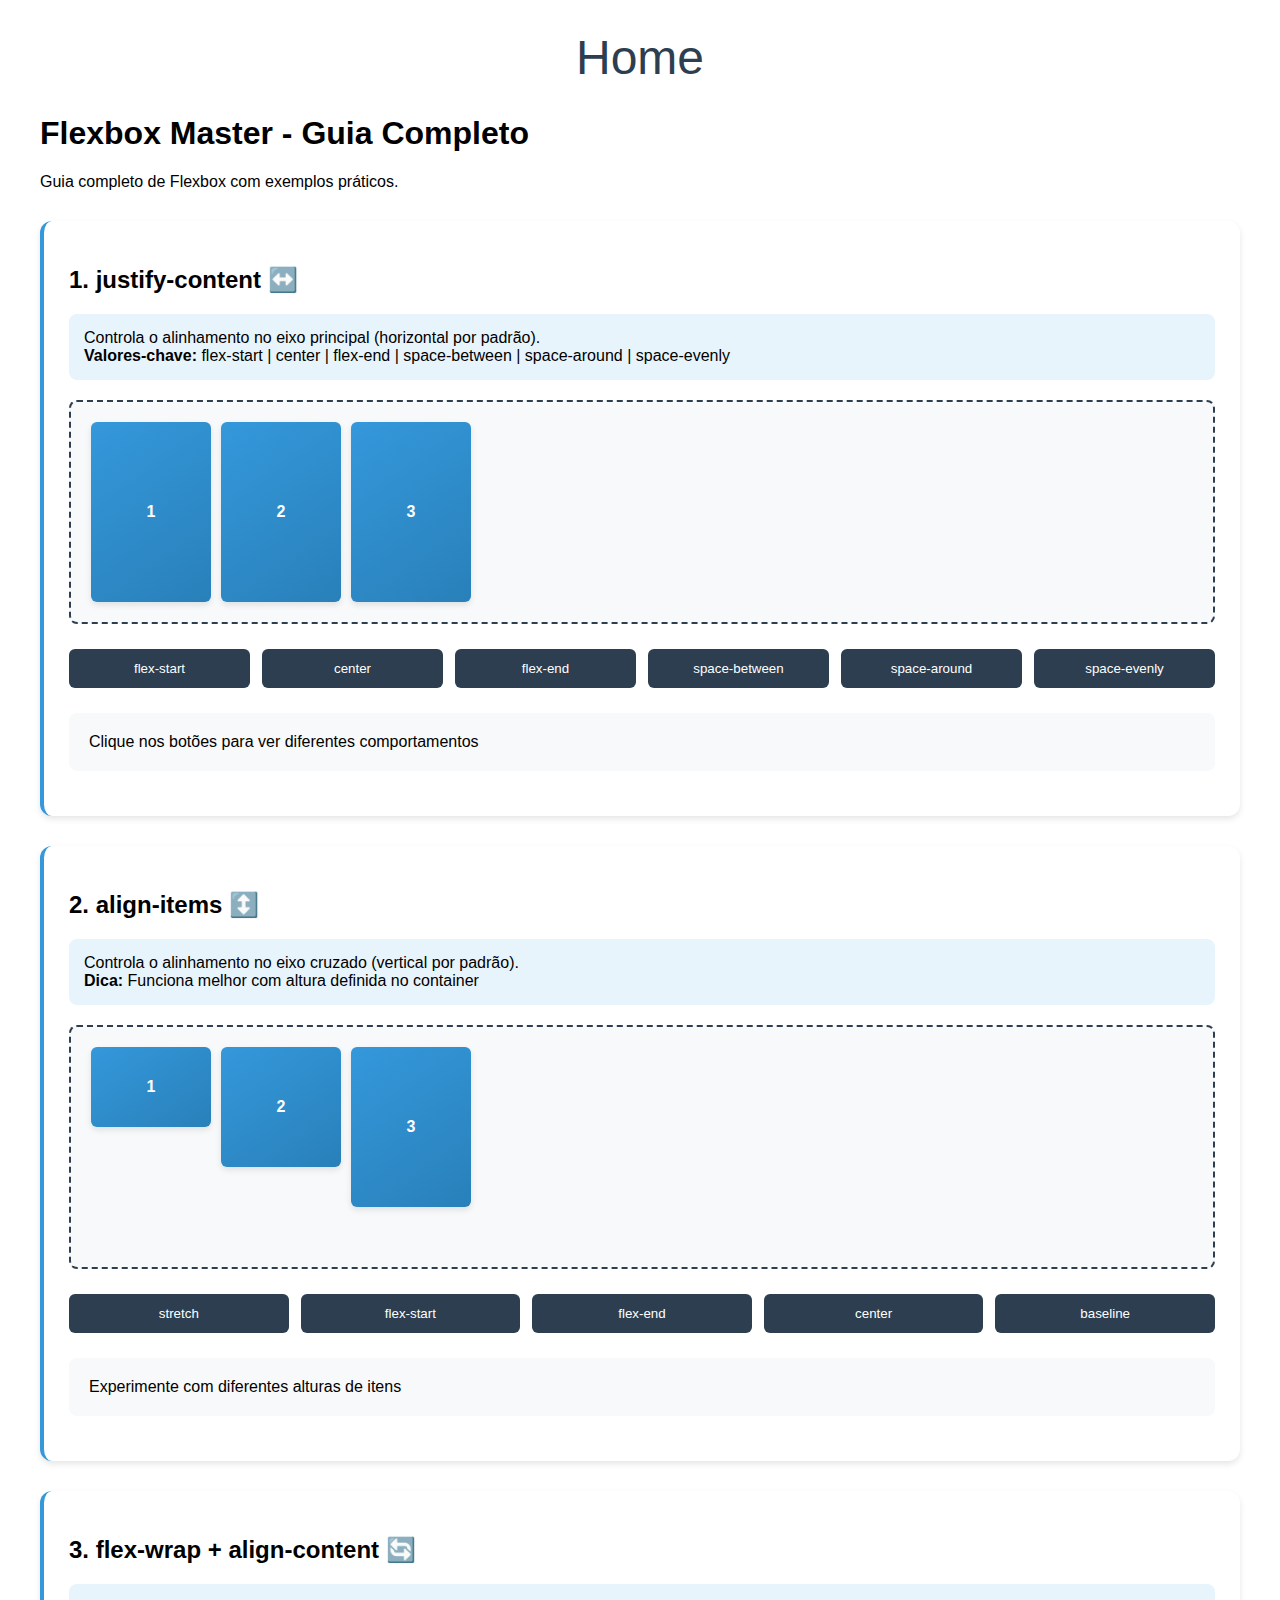
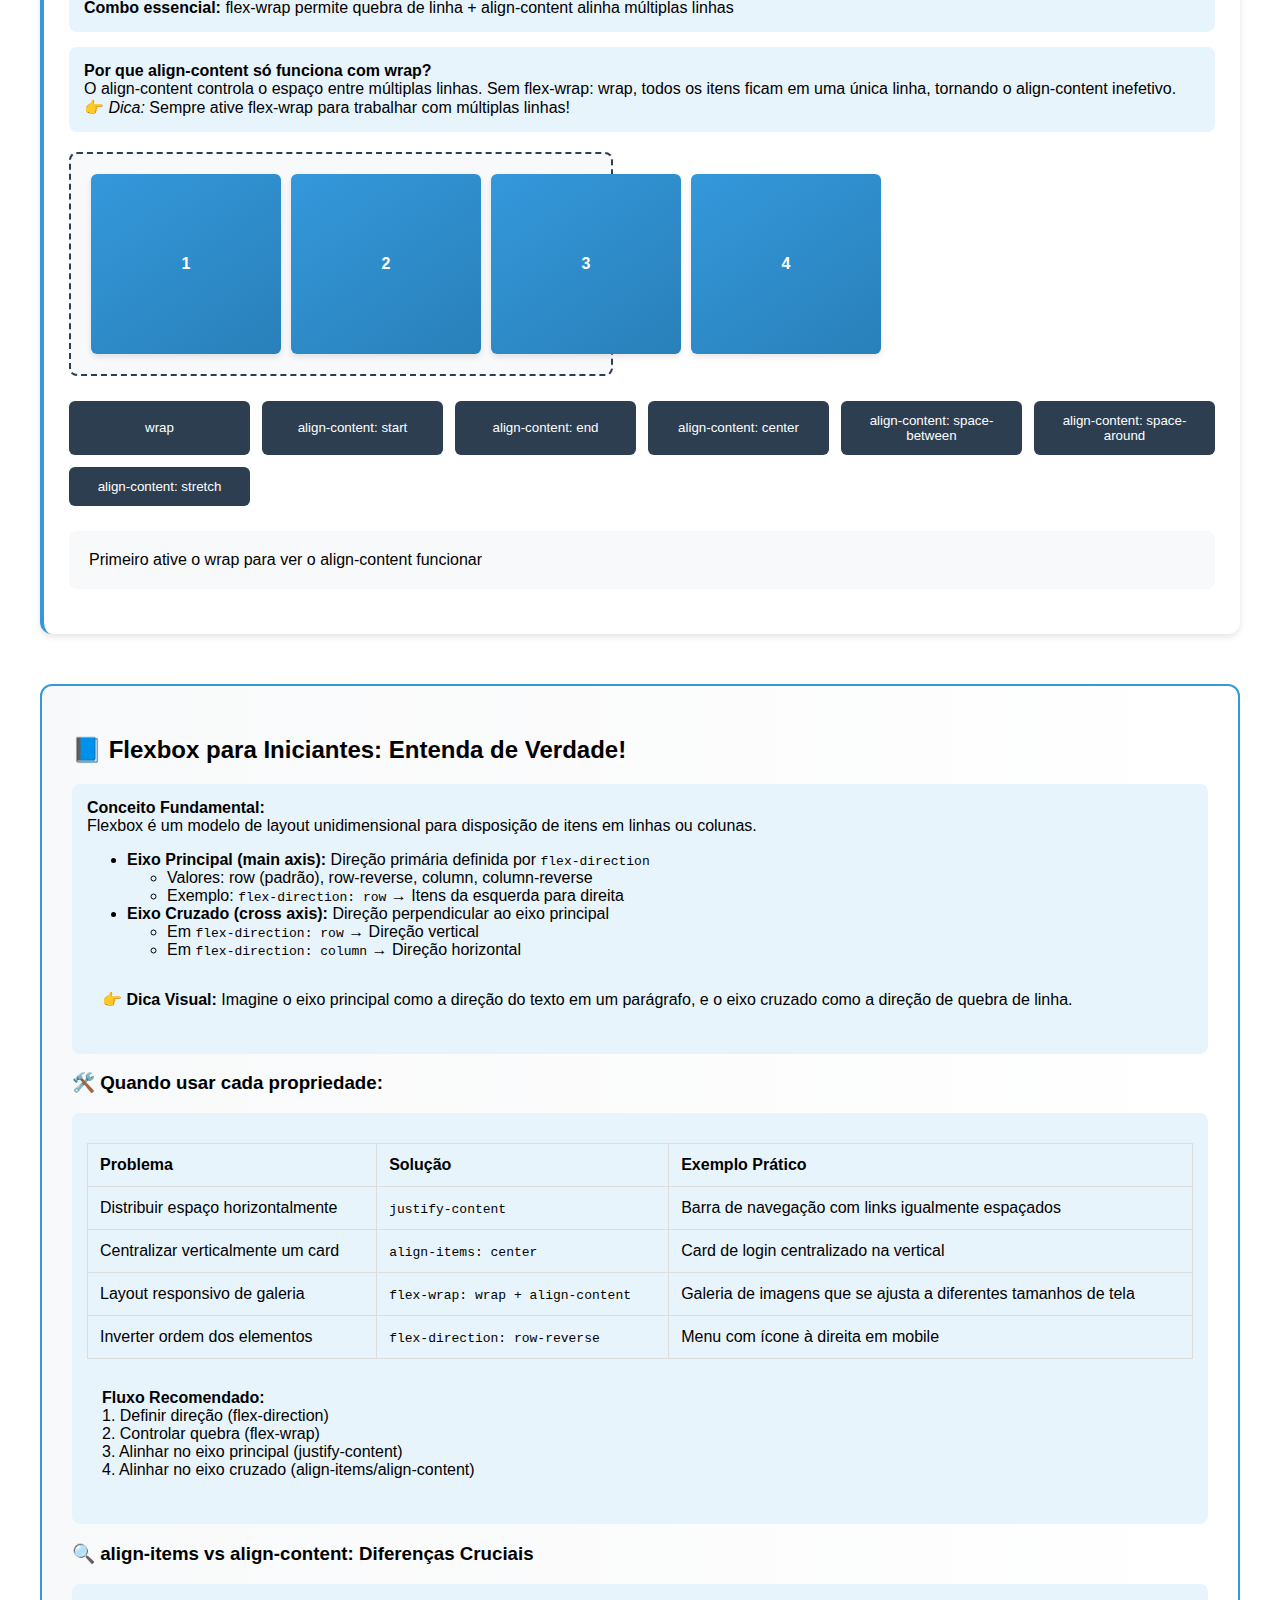
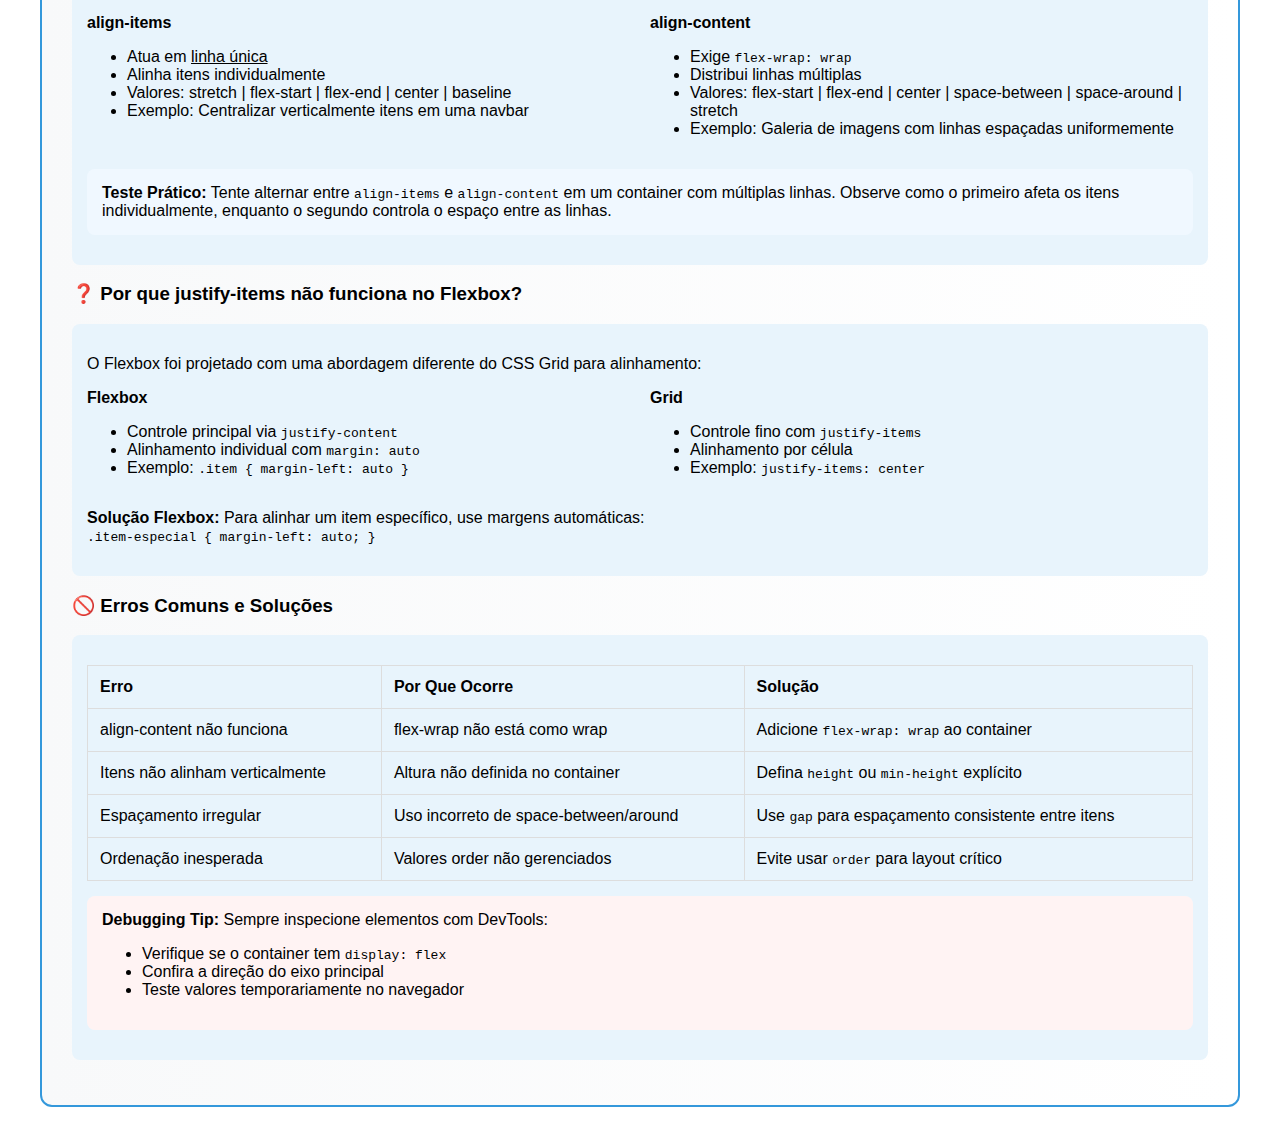
<file: flex/flexbox.html>
<!DOCTYPE html>
<html lang="pt-br">
  <head>
    <meta charset="UTF-8" />
    <title>Flexbox Master - Guia Completo</title>
    <link rel="stylesheet" href="style.css" />
    <script src="index.js"></script>
  </head>
  <body>
    <header>
      <nav>
        <a href="/index.html">Home</a>
      </nav>
    </header>

    <h1>Flexbox Master - Guia Completo</h1>
    <p>Guia completo de Flexbox com exemplos práticos.</p>

    <div class="secao">
      <h2>1. justify-content ↔️</h2>
      <div class="dica">
        Controla o alinhamento no eixo principal (horizontal por padrão).<br />
        <strong>Valores-chave:</strong> flex-start | center | flex-end |
        space-between | space-around | space-evenly
      </div>

      <div class="container" id="ex1">
        <div class="item">1</div>
        <div class="item">2</div>
        <div class="item">3</div>
      </div>

      <div class="controles">
        <button
          onclick="aplicaEstilo('ex1', 'justifyContent', 'flex-start', 'Alinhamento inicial no início do container')"
        >
          flex-start
        </button>
        <button
          onclick="aplicaEstilo('ex1', 'justifyContent', 'center', 'Centraliza os itens ao longo do eixo principal')"
        >
          center
        </button>
        <button
          onclick="aplicaEstilo('ex1', 'justifyContent', 'flex-end', 'Alinha os itens no final do container')"
        >
          flex-end
        </button>
        <button
          onclick="aplicaEstilo('ex1', 'justifyContent', 'space-between', 'Distribui espaço igualmente entre os itens')"
        >
          space-between
        </button>
        <button
          onclick="aplicaEstilo('ex1', 'justifyContent', 'space-around', 'Distribui espaço com margens iguais ao redor')"
        >
          space-around
        </button>
        <button
          onclick="aplicaEstilo('ex1', 'justifyContent', 'space-evenly', 'Distribui espaço uniformemente')"
        >
          space-evenly
        </button>
      </div>

      <div id="desc-ex1" class="descricao">
        Clique nos botões para ver diferentes comportamentos
      </div>
    </div>

    <div class="secao">
      <h2>2. align-items ↕️</h2>
      <div class="dica">
        Controla o alinhamento no eixo cruzado (vertical por padrão).<br />
        <strong>Dica:</strong> Funciona melhor com altura definida no container
      </div>

      <div class="container" id="ex2" style="height: 200px">
        <div class="item" style="height: 40px">1</div>
        <div class="item" style="height: 80px">2</div>
        <div class="item" style="height: 120px">3</div>
      </div>

      <div class="controles">
        <button
          onclick="aplicaEstilo('ex2', 'alignItems', 'stretch', 'Itens esticados para preencher a altura')"
        >
          stretch
        </button>
        <button
          onclick="aplicaEstilo('ex2', 'alignItems', 'flex-start', 'Alinha itens no topo do container')"
        >
          flex-start
        </button>
        <button
          onclick="aplicaEstilo('ex2', 'alignItems', 'flex-end', 'Alinha itens na base do container')"
        >
          flex-end
        </button>
        <button
          onclick="aplicaEstilo('ex2', 'alignItems', 'center', 'Centraliza verticalmente os itens')"
        >
          center
        </button>
        <button
          onclick="aplicaEstilo('ex2', 'alignItems', 'baseline', 'Alinha pela linha base do texto')"
        >
          baseline
        </button>
      </div>

      <div id="desc-ex2" class="descricao">
        Experimente com diferentes alturas de itens
      </div>
    </div>

    <div class="secao">
      <h2>3. flex-wrap + align-content 🔄</h2>
      <div class="dica">
        <strong>Combo essencial:</strong> flex-wrap permite quebra de linha +
        align-content alinha múltiplas linhas
      </div>

      <div class="dica">
        <strong>Por que align-content só funciona com wrap?</strong><br />
        O align-content controla o espaço entre múltiplas linhas. Sem flex-wrap:
        wrap, todos os itens ficam em uma única linha, tornando o align-content
        inefetivo.<br />
        👉 <em>Dica:</em> Sempre ative flex-wrap para trabalhar com múltiplas
        linhas!
      </div>

      <div class="container" id="ex3" style="width: 500px; flex-wrap: nowrap">
        <div class="item" style="min-width: 150px">1</div>
        <div class="item" style="min-width: 150px">2</div>
        <div class="item" style="min-width: 150px">3</div>
        <div class="item" style="min-width: 150px">4</div>
      </div>

      <div class="controles">
        <button
          onclick="aplicaEstilo('ex3', 'flexWrap', 'wrap', 'Permite que os itens quebrem para novas linhas')"
        >
          wrap
        </button>
        <button
          onclick="aplicaEstilo('ex3', 'alignContent', 'flex-start', 'Agrupa linhas no início do container')"
        >
          align-content: start
        </button>
        <button
          onclick="aplicaEstilo('ex3', 'alignContent', 'flex-end', 'Agrupa linhas no final do container')"
        >
          align-content: end
        </button>
        <button
          onclick="aplicaEstilo('ex3', 'alignContent', 'center', 'Centraliza o bloco de linhas')"
        >
          align-content: center
        </button>
        <button
          onclick="aplicaEstilo('ex3', 'alignContent', 'space-between', 'Distribui espaço entre as linhas')"
        >
          align-content: space-between
        </button>
        <button
          onclick="aplicaEstilo('ex3', 'alignContent', 'space-around', 'Distribui espaço ao redor das linhas')"
        >
          align-content: space-around
        </button>
        <button
          onclick="aplicaEstilo('ex3', 'alignContent', 'stretch', 'Linhas esticadas para preencher o espaço')"
        >
          align-content: stretch
        </button>
      </div>

      <div id="desc-ex3" class="descricao">
        Primeiro ative o wrap para ver o align-content funcionar
      </div>
    </div>

    <div class="guia-final">
      <h2>📘 Flexbox para Iniciantes: Entenda de Verdade!</h2>

      <div class="dica">
        <strong>Conceito Fundamental:</strong><br />
        Flexbox é um modelo de layout unidimensional para disposição de itens em
        linhas ou colunas.
        <ul>
          <li>
            <strong>Eixo Principal (main axis):</strong>
            Direção primária definida por <code>flex-direction</code>
            <ul>
              <li>
                Valores: row (padrão), row-reverse, column, column-reverse
              </li>
              <li>
                Exemplo: <code>flex-direction: row</code> → Itens da esquerda
                para direita
              </li>
            </ul>
          </li>
          <li>
            <strong>Eixo Cruzado (cross axis):</strong>
            Direção perpendicular ao eixo principal
            <ul>
              <li>Em <code>flex-direction: row</code> → Direção vertical</li>
              <li>
                Em <code>flex-direction: column</code> → Direção horizontal
              </li>
            </ul>
          </li>
        </ul>
        <div class="dica" style="margin-top: 10px">
          <strong>👉 Dica Visual:</strong> Imagine o eixo principal como a
          direção do texto em um parágrafo, e o eixo cruzado como a direção de
          quebra de linha.
        </div>
      </div>

      <h3>🛠️ Quando usar cada propriedade:</h3>
      <div class="dica">
        <table>
          <tr>
            <th>Problema</th>
            <th>Solução</th>
            <th>Exemplo Prático</th>
          </tr>
          <tr>
            <td>Distribuir espaço horizontalmente</td>
            <td><code>justify-content</code></td>
            <td>Barra de navegação com links igualmente espaçados</td>
          </tr>
          <tr>
            <td>Centralizar verticalmente um card</td>
            <td><code>align-items: center</code></td>
            <td>Card de login centralizado na vertical</td>
          </tr>
          <tr>
            <td>Layout responsivo de galeria</td>
            <td><code>flex-wrap: wrap + align-content</code></td>
            <td>
              Galeria de imagens que se ajusta a diferentes tamanhos de tela
            </td>
          </tr>
          <tr>
            <td>Inverter ordem dos elementos</td>
            <td><code>flex-direction: row-reverse</code></td>
            <td>Menu com ícone à direita em mobile</td>
          </tr>
        </table>

        <div class="dica" style="margin-top: 15px">
          <strong>Fluxo Recomendado:</strong><br />
          1. Definir direção (flex-direction)<br />
          2. Controlar quebra (flex-wrap)<br />
          3. Alinhar no eixo principal (justify-content)<br />
          4. Alinhar no eixo cruzado (align-items/align-content)
        </div>
      </div>

      <h3>🔍 align-items vs align-content: Diferenças Cruciais</h3>
      <div class="dica">
        <div
          style="
            display: grid;
            grid-template-columns: 1fr 1fr;
            gap: 20px;
            margin: 15px 0;
          "
        >
          <div>
            <strong>align-items</strong>
            <ul>
              <li>Atua em <u>linha única</u></li>
              <li>Alinha itens individualmente</li>
              <li>
                Valores: stretch | flex-start | flex-end | center | baseline
              </li>
              <li>Exemplo: Centralizar verticalmente itens em uma navbar</li>
            </ul>
          </div>
          <div>
            <strong>align-content</strong>
            <ul>
              <li>Exige <code>flex-wrap: wrap</code></li>
              <li>Distribui linhas múltiplas</li>
              <li>
                Valores: flex-start | flex-end | center | space-between |
                space-around | stretch
              </li>
              <li>
                Exemplo: Galeria de imagens com linhas espaçadas uniformemente
              </li>
            </ul>
          </div>
        </div>

        <div class="dica" style="background: #f0f8ff">
          <strong>Teste Prático:</strong> Tente alternar entre
          <code>align-items</code> e <code>align-content</code>
          em um container com múltiplas linhas. Observe como o primeiro afeta os
          itens individualmente, enquanto o segundo controla o espaço entre as
          linhas.
        </div>
      </div>

      <h3>❓ Por que justify-items não funciona no Flexbox?</h3>
      <div class="dica">
        <p>
          O Flexbox foi projetado com uma abordagem diferente do CSS Grid para
          alinhamento:
        </p>
        <div
          style="
            display: grid;
            grid-template-columns: 1fr 1fr;
            gap: 20px;
            margin: 15px 0;
          "
        >
          <div>
            <strong>Flexbox</strong>
            <ul>
              <li>Controle principal via <code>justify-content</code></li>
              <li>Alinhamento individual com <code>margin: auto</code></li>
              <li>Exemplo: <code>.item { margin-left: auto }</code></li>
            </ul>
          </div>
          <div>
            <strong>Grid</strong>
            <ul>
              <li>Controle fino com <code>justify-items</code></li>
              <li>Alinhamento por célula</li>
              <li>Exemplo: <code>justify-items: center</code></li>
            </ul>
          </div>
        </div>
        <p>
          <strong>Solução Flexbox:</strong> Para alinhar um item específico, use
          margens automáticas:<br />
          <code>.item-especial { margin-left: auto; }</code>
        </p>
      </div>

      <h3>🚫 Erros Comuns e Soluções</h3>
      <div class="dica">
        <table>
          <tr>
            <th>Erro</th>
            <th>Por Que Ocorre</th>
            <th>Solução</th>
          </tr>
          <tr>
            <td>align-content não funciona</td>
            <td>flex-wrap não está como wrap</td>
            <td>Adicione <code>flex-wrap: wrap</code> ao container</td>
          </tr>
          <tr>
            <td>Itens não alinham verticalmente</td>
            <td>Altura não definida no container</td>
            <td>
              Defina <code>height</code> ou <code>min-height</code> explícito
            </td>
          </tr>
          <tr>
            <td>Espaçamento irregular</td>
            <td>Uso incorreto de space-between/around</td>
            <td>
              Use <code>gap</code> para espaçamento consistente entre itens
            </td>
          </tr>
          <tr>
            <td>Ordenação inesperada</td>
            <td>Valores order não gerenciados</td>
            <td>Evite usar <code>order</code> para layout crítico</td>
          </tr>
        </table>

        <div class="dica" style="margin-top: 15px; background: #fff3f3">
          <strong>Debugging Tip:</strong> Sempre inspecione elementos com
          DevTools:
          <ul>
            <li>Verifique se o container tem <code>display: flex</code></li>
            <li>Confira a direção do eixo principal</li>
            <li>Teste valores temporariamente no navegador</li>
          </ul>
        </div>
      </div>
    </div>
  </body>
</html>
</file>
<file: grid/style.css>
:root {
  --cor-primaria: #2c3e50;
  --cor-secundaria: #27ae60;
  --cor-destaque: #e74c3c;
  --fundo-claro: #f8f9fa;
  --sombra: 0 3px 6px rgba(0, 0, 0, 0.1);
}

body {
  max-width: 1200px;
  margin: 0 auto;
  padding: 30px 20px;
  font-family: 'Segoe UI', sans-serif;
}

header {
  text-align: center;
  margin-bottom: 30px;
}

header a {
  text-decoration: none;
  color: var(--cor-primaria);
  font-size: 3rem;
}

header a:hover {
  color: var(--cor-secundaria);
}

.secao {
  background: white;
  border-radius: 12px;
  box-shadow: var(--sombra);
  padding: 25px;
  margin: 30px 0;
  border-left: 4px solid var(--cor-secundaria);
}

.container {
  border: 2px dashed var(--cor-primaria);
  background: var(--fundo-claro);
  border-radius: 8px;
  padding: 20px;
  margin: 20px 0;
  min-height: 300px;
  display: grid;
  gap: 10px;
  transition: all 0.3s ease;
}

.item {
  background: linear-gradient(145deg, var(--cor-secundaria), #219a52);
  color: white;
  padding: 20px;
  border-radius: 6px;
  font-weight: bold;
  box-shadow: var(--sombra);
  display: flex;
  align-items: center;
  justify-content: center;
}

.controles {
  display: grid;
  grid-template-columns: repeat(auto-fit, minmax(180px, 1fr));
  gap: 12px;
  margin: 25px 0;
}

button {
  background: var(--cor-primaria);
  color: white;
  border: none;
  padding: 12px 18px;
  border-radius: 6px;
  cursor: pointer;
  transition: all 0.2s ease;
}

button:hover {
  transform: translateY(-2px);
  box-shadow: var(--sombra);
}

.descricao {
  background: var(--fundo-claro);
  padding: 20px;
  border-radius: 8px;
  margin: 20px 0;
}

.guia-final {
  background: linear-gradient(to right, var(--fundo-claro), white);
  border-radius: 12px;
  padding: 30px;
  margin-top: 50px;
  border: 2px solid var(--cor-secundaria);
}

.dica {
  background: #e8f4fc;
  padding: 15px;
  border-radius: 8px;
  margin: 15px 0;
}

table {
  width: 100%;
  border-collapse: collapse;
  margin: 15px 0;
}

th,
td {
  padding: 12px;
  border: 1px solid #ddd;
  text-align: left;
}

.grid-area-exemplo {
  grid-template-areas:
    'header header'
    'sidebar main'
    'footer footer';
}

.area {
  background: #2980b9 !important;
}
</file>
<file: flex/style.css>
:root {
  --cor-primaria: #2c3e50;
  --cor-secundaria: #3498db;
  --cor-destaque: #e74c3c;
  --fundo-claro: #f8f9fa;
  --sombra: 0 3px 6px rgba(0, 0, 0, 0.1);
}

body {
  max-width: 1200px;
  margin: 0 auto;
  padding: 30px 20px;
  font-family: 'Segoe UI', sans-serif;
}

header {
  text-align: center;
  margin-bottom: 30px;
}

header a {
  text-decoration: none;
  color: var(--cor-primaria);
  font-size: 3rem;
}

header a:hover {
  color: var(--cor-secundaria);
}

.secao {
  background: white;
  border-radius: 12px;
  box-shadow: var(--sombra);
  padding: 25px;
  margin: 30px 0;
  border-left: 4px solid var(--cor-secundaria);
}

.container {
  border: 2px dashed var(--cor-primaria);
  background: var(--fundo-claro);
  border-radius: 8px;
  padding: 20px;
  margin: 20px 0;
  min-height: 180px;
  display: flex;
  gap: 10px;
  transition: all 0.3s ease;
}

.item {
  background: linear-gradient(145deg, var(--cor-secundaria), #2980b9);
  color: white;
  padding: 20px;
  border-radius: 6px;
  font-weight: bold;
  box-shadow: var(--sombra);
  min-width: 80px;
  display: flex;
  align-items: center;
  justify-content: center;
}

.controles {
  display: grid;
  grid-template-columns: repeat(auto-fit, minmax(180px, 1fr));
  gap: 12px;
  margin: 25px 0;
}

button {
  background: var(--cor-primaria);
  color: white;
  border: none;
  padding: 12px 18px;
  border-radius: 6px;
  cursor: pointer;
  transition: all 0.2s ease;
}

button:hover {
  transform: translateY(-2px);
  box-shadow: var(--sombra);
}

.descricao {
  background: var(--fundo-claro);
  padding: 20px;
  border-radius: 8px;
  margin: 20px 0;
  position: relative;
}

.guia-final {
  background: linear-gradient(to right, var(--fundo-claro), white);
  border-radius: 12px;
  padding: 30px;
  margin-top: 50px;
  border: 2px solid var(--cor-secundaria);
}

.dica {
  background: #e8f4fc;
  padding: 15px;
  border-radius: 8px;
  margin: 15px 0;
}

table {
  width: 100%;
  border-collapse: collapse;
  margin: 15px 0;
}

th,
td {
  padding: 12px;
  border: 1px solid #ddd;
  text-align: left;
}
</file>
